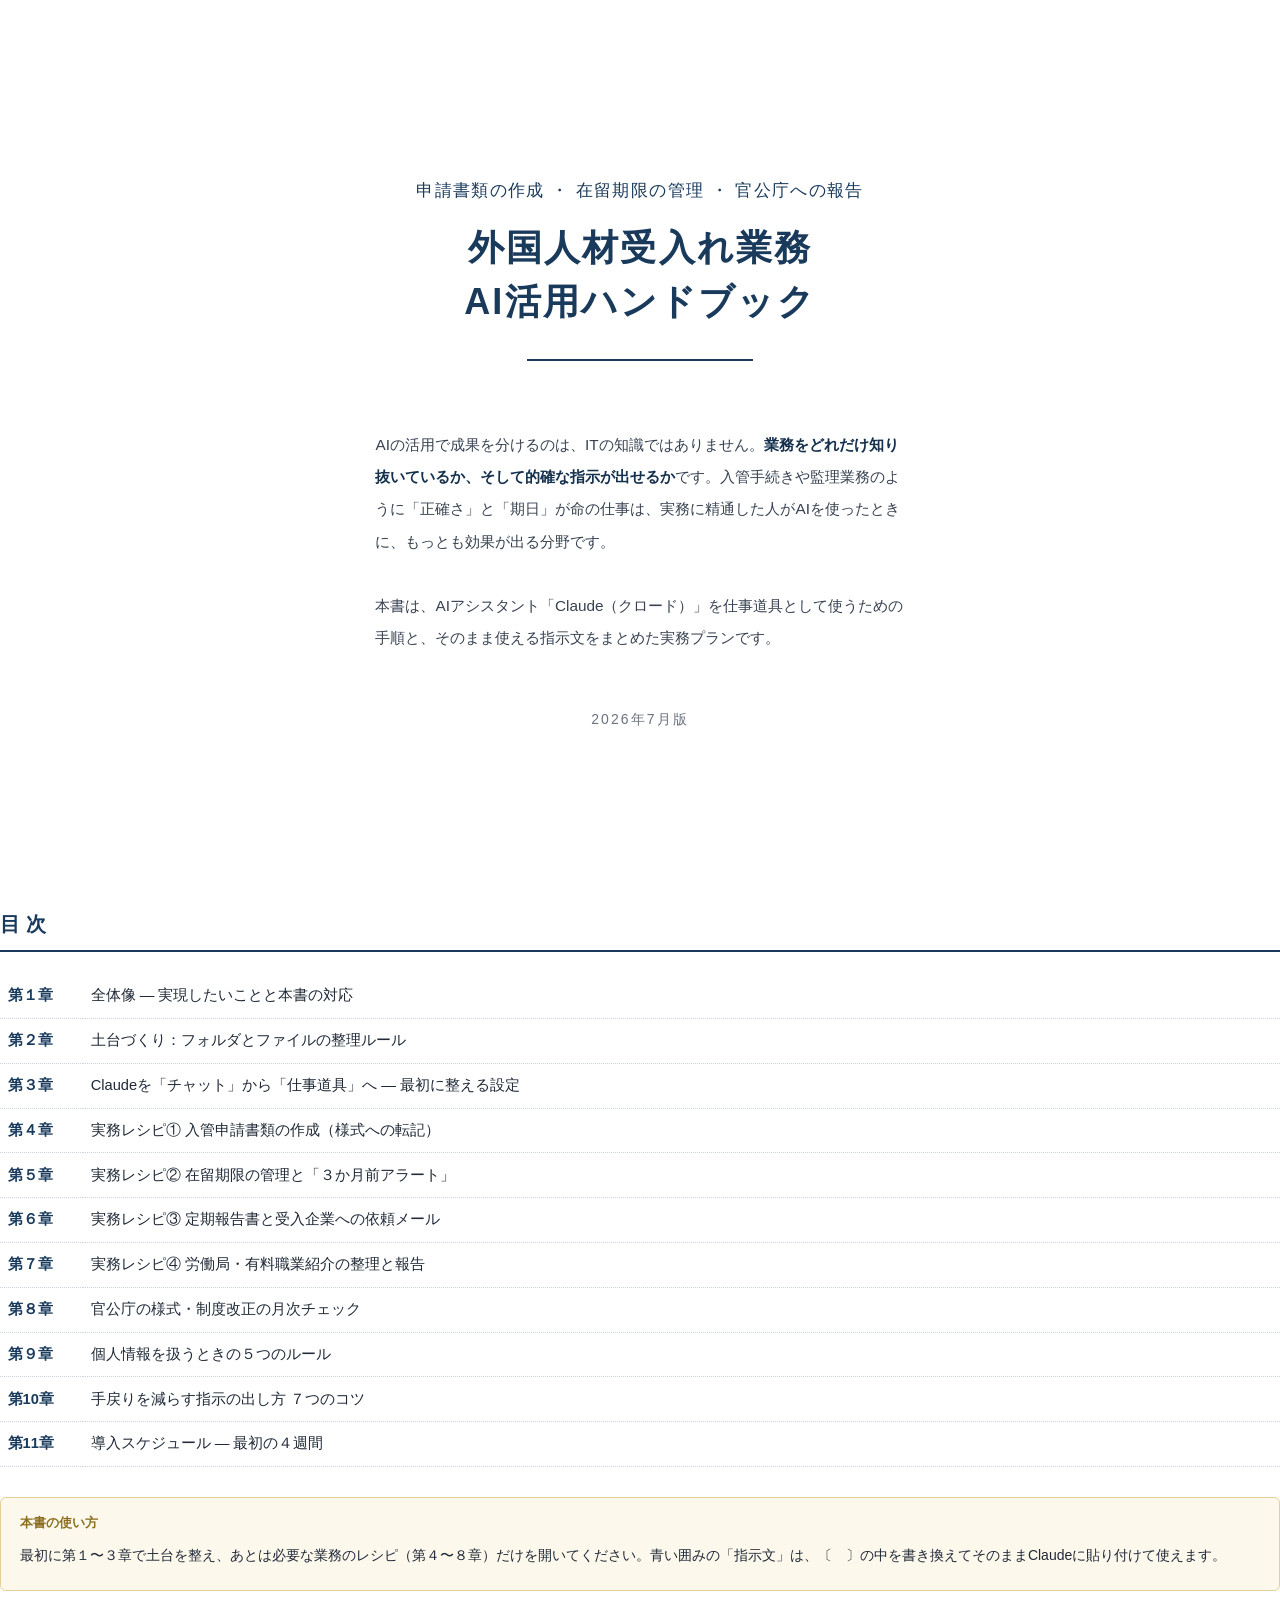
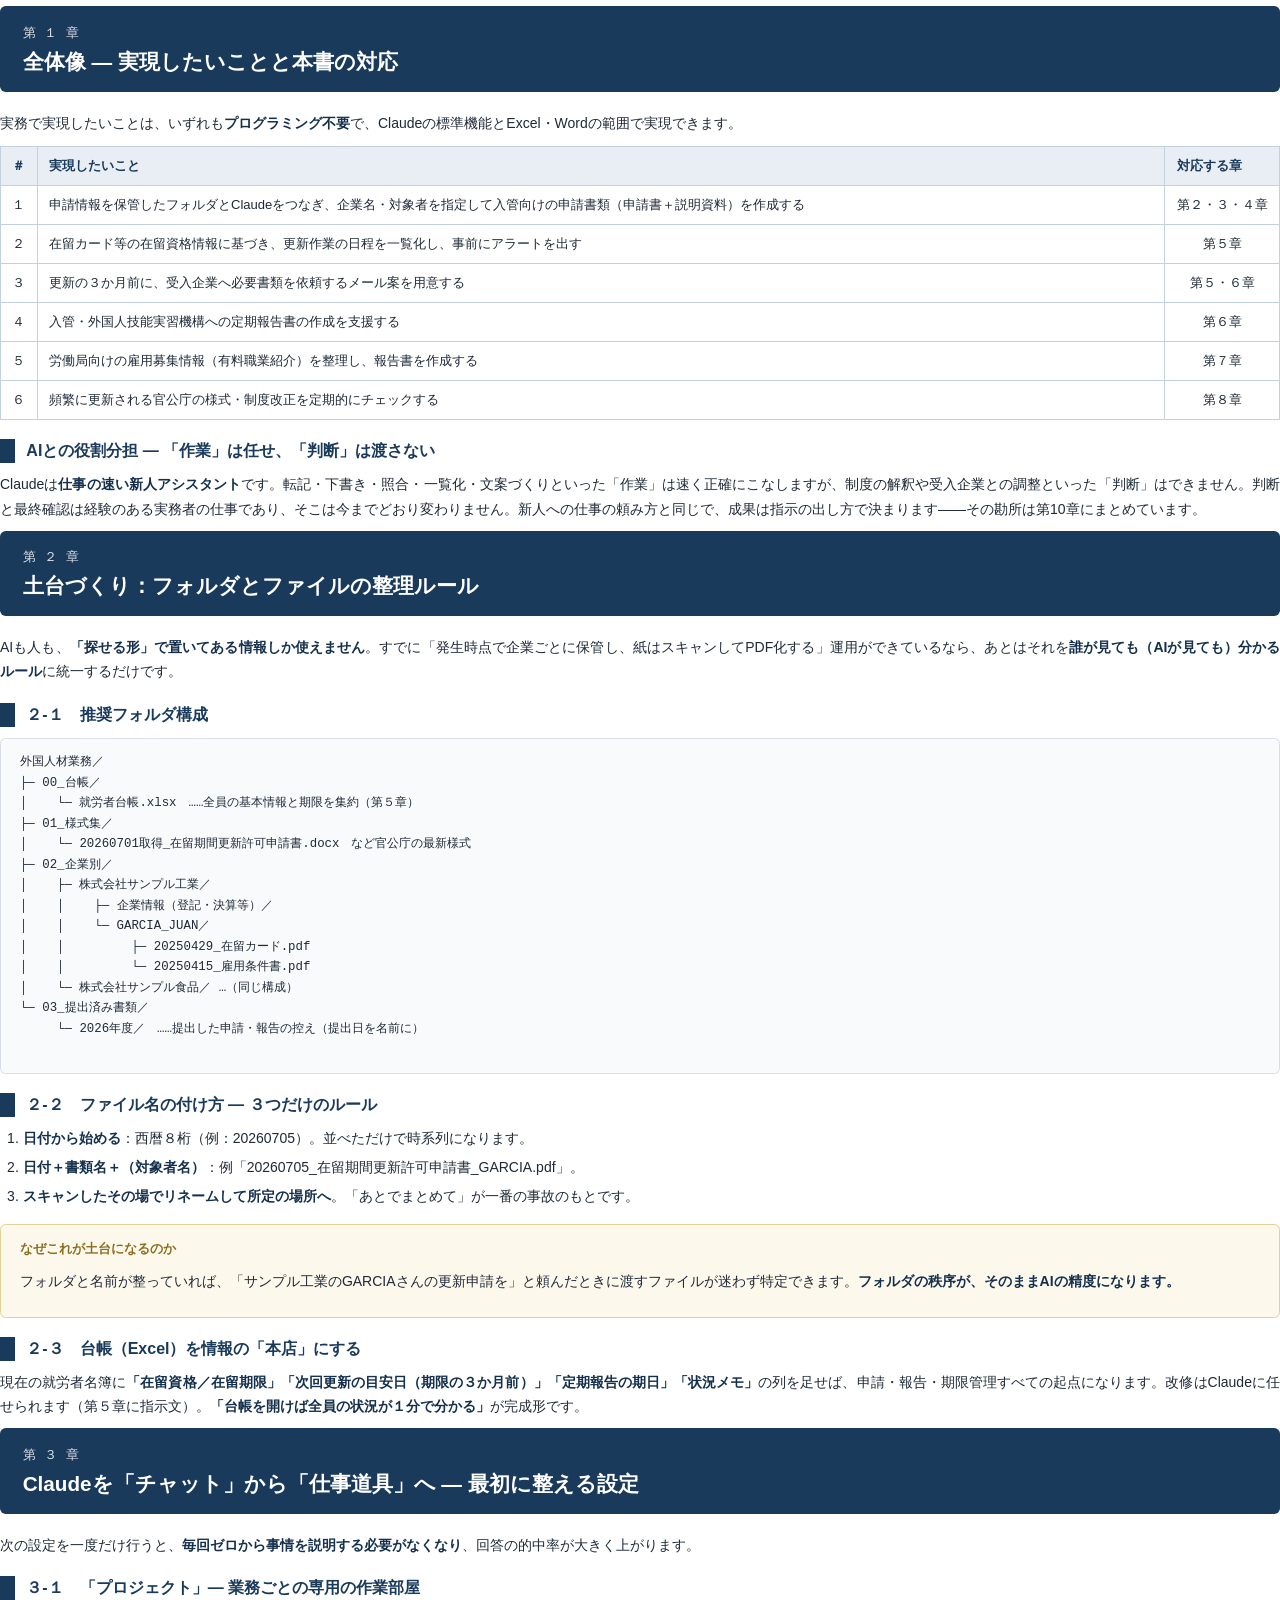
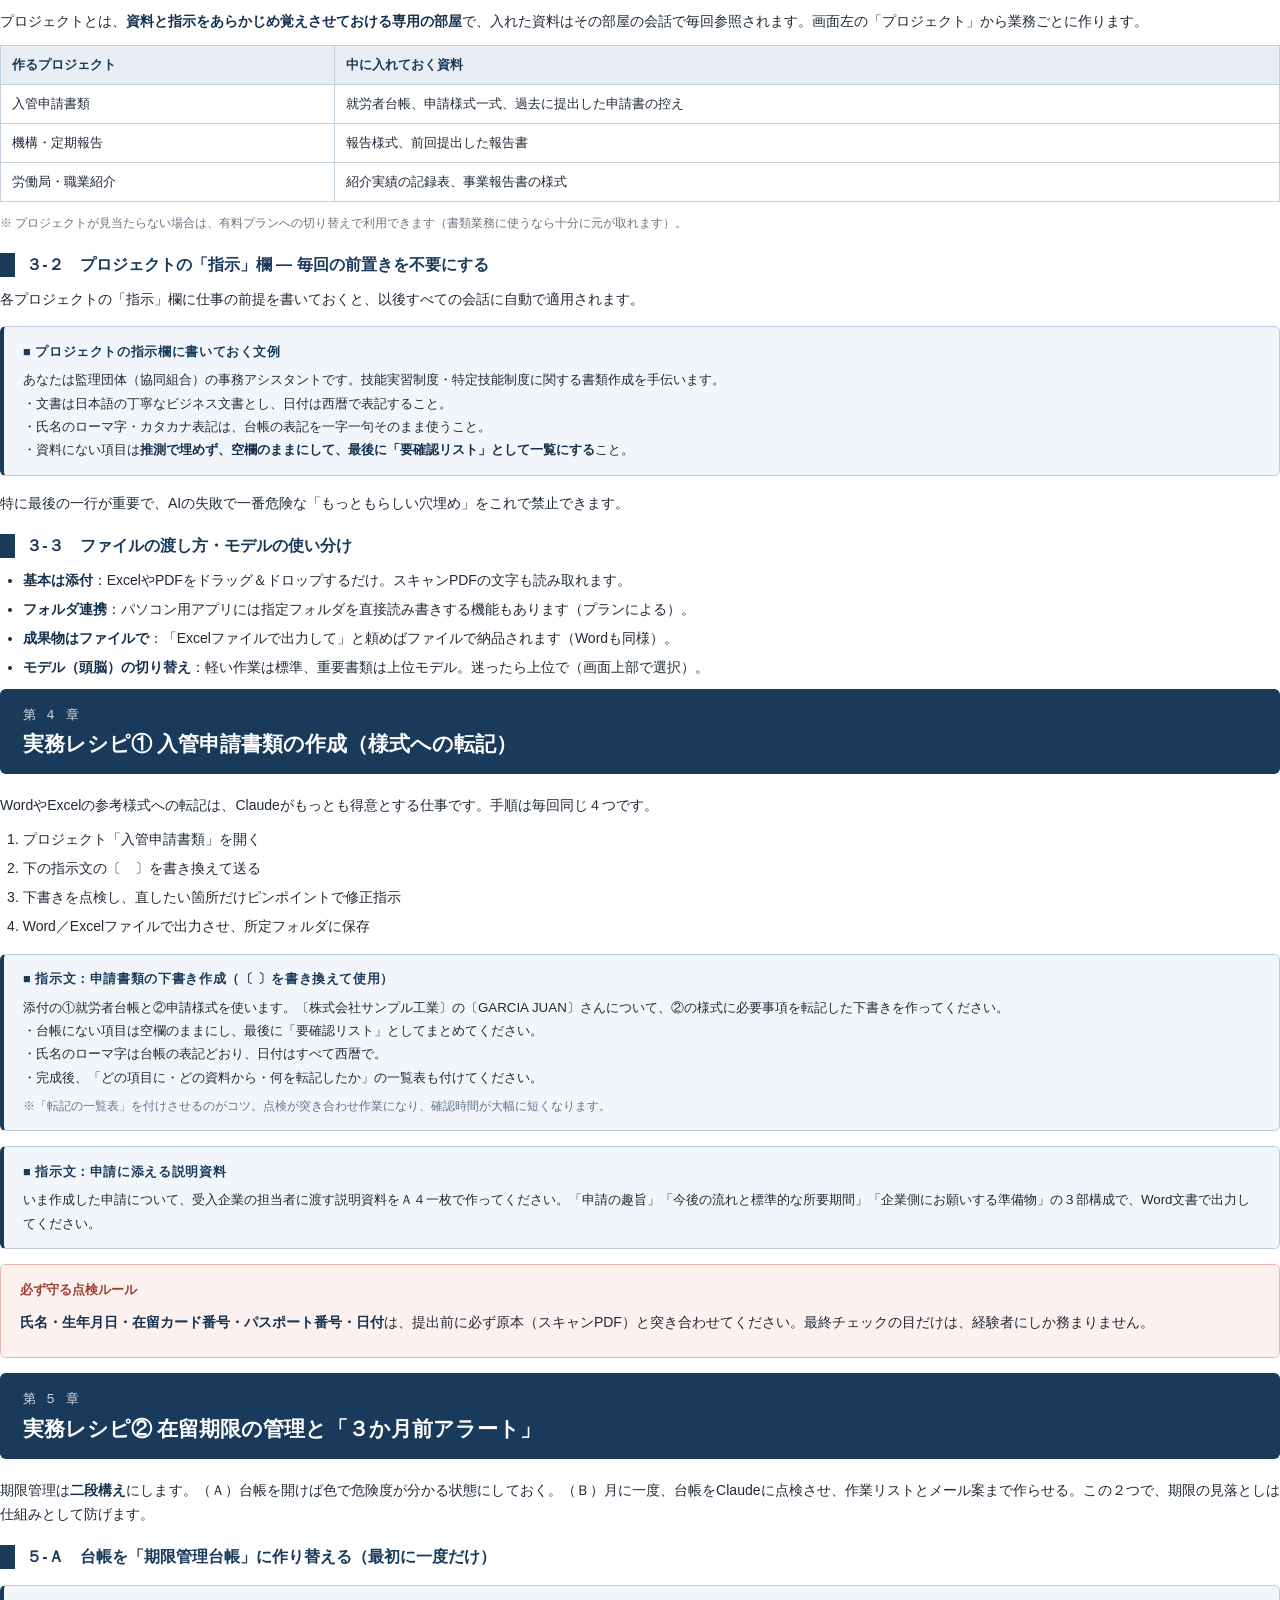
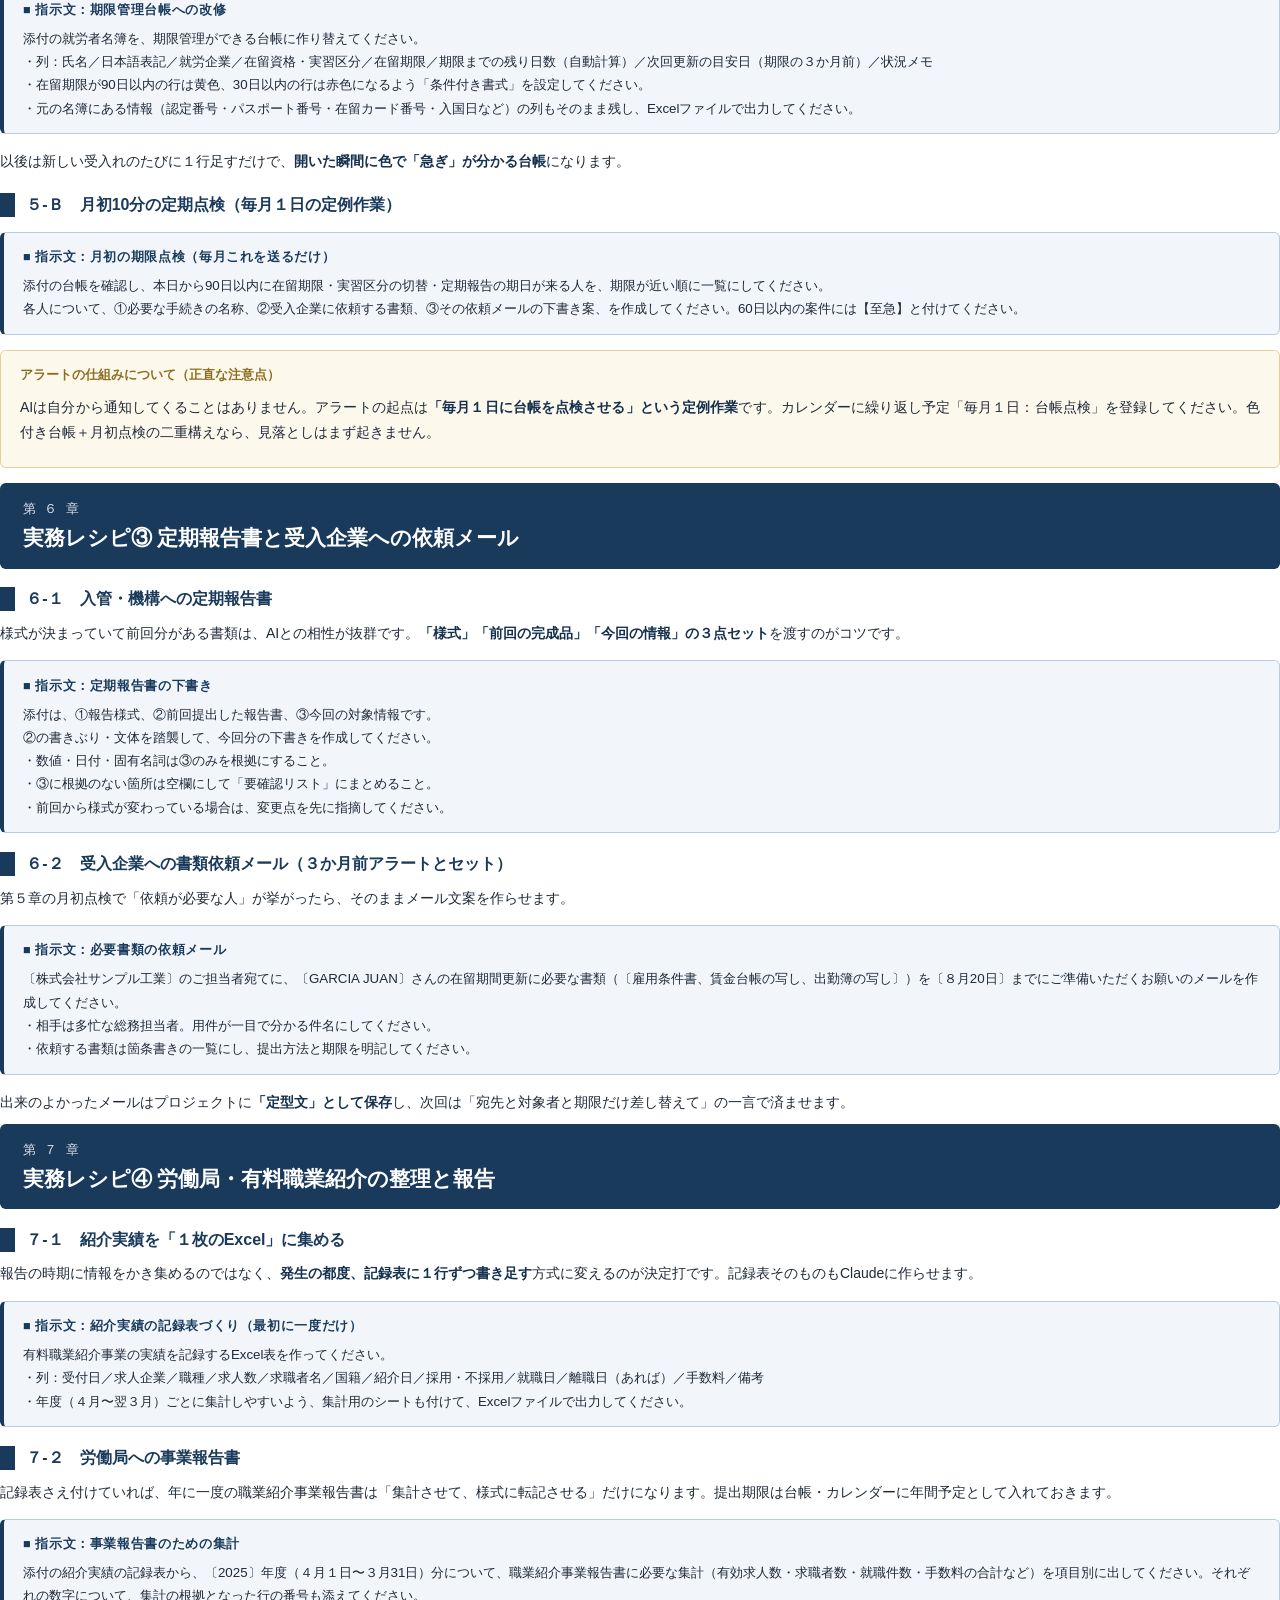
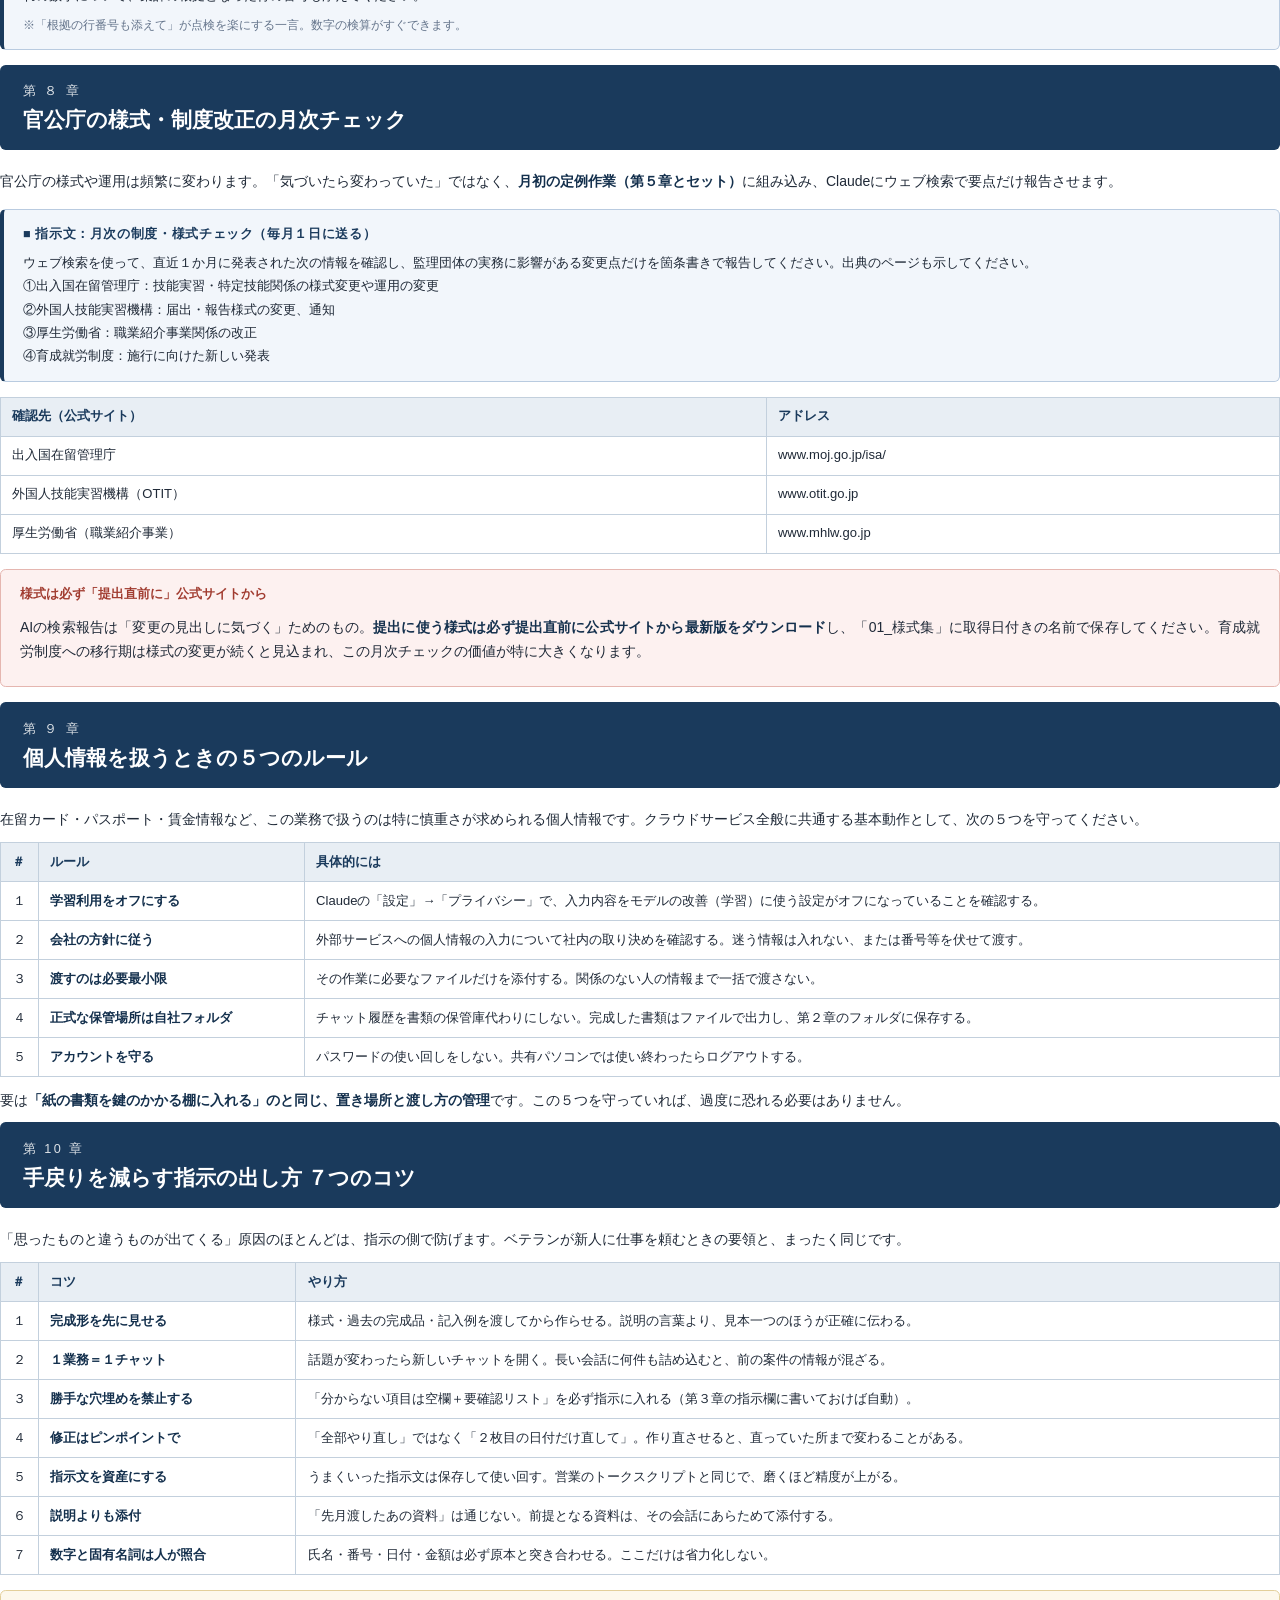
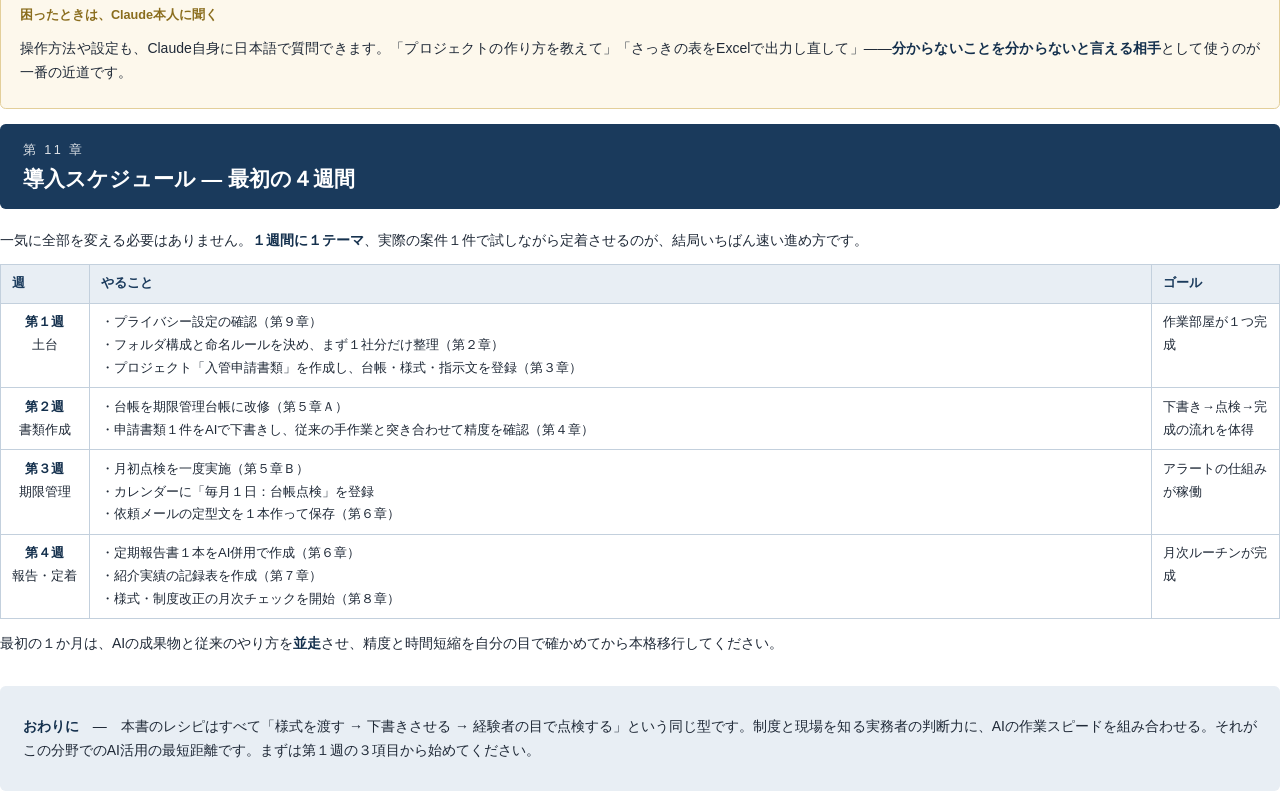
<file: ai-guide/外国人材受入れ業務_AI活用ハンドブック.html>
<!DOCTYPE html>
<html lang="ja">
<head>
<meta charset="UTF-8">
<title>外国人材受入れ業務 AI活用ハンドブック</title>
<style>
  * { margin: 0; padding: 0; box-sizing: border-box; }
  html, body {
    font-family: "Noto Sans CJK JP", "Noto Sans JP", "Hiragino Kaku Gothic ProN", "Yu Gothic", "Meiryo", sans-serif;
    font-size: 10.5pt;
    line-height: 1.75;
    color: #1f2937;
    -webkit-print-color-adjust: exact;
    print-color-adjust: exact;
  }
  @page { size: A4; margin: 16mm 15mm 18mm 15mm; }

  /* ===== 表紙 ===== */
  .cover {
    page-break-after: always;
    display: flex;
    flex-direction: column;
    justify-content: center;
    min-height: 240mm;
    text-align: center;
  }
  .cover .rule { width: 60mm; height: 2px; background: #1a3a5c; margin: 8mm auto; }
  .cover .subtitle { font-size: 13pt; color: #1a3a5c; letter-spacing: 0.08em; margin-bottom: 4mm; }
  .cover h1 { font-size: 27pt; color: #1a3a5c; line-height: 1.5; letter-spacing: 0.06em; }
  .cover .lead {
    font-size: 11.5pt; color: #374151; margin: 10mm auto 0;
    max-width: 140mm; text-align: left; line-height: 2.1;
  }
  .cover .edition { margin-top: 14mm; font-size: 10.5pt; color: #6b7280; letter-spacing: 0.15em; }

  /* ===== 目次 ===== */
  .toc { page-break-after: always; }
  .toc h2 { font-size: 15pt; color: #1a3a5c; border-bottom: 2px solid #1a3a5c; padding-bottom: 2mm; margin-bottom: 6mm; }
  .toc table { width: 100%; border-collapse: collapse; }
  .toc td { padding: 2.4mm 2mm; border-bottom: 1px dotted #cbd5e1; font-size: 11pt; }
  .toc td.num { width: 22mm; color: #1a3a5c; font-weight: bold; white-space: nowrap; }
  .toc .note { margin-top: 8mm; }

  /* ===== 章見出し ===== */
  .chapter { page-break-before: always; }
  .chapter-head {
    background: #1a3a5c; color: #fff;
    padding: 4mm 6mm; margin-bottom: 5mm;
    border-radius: 1.5mm;
  }
  .chapter-head .ch-num { font-size: 9.5pt; opacity: 0.85; letter-spacing: 0.2em; }
  .chapter-head h2 { font-size: 15.5pt; line-height: 1.5; margin-top: 0.5mm; }

  h3 {
    font-size: 12pt; color: #1a3a5c;
    border-left: 4mm solid #1a3a5c;
    padding-left: 3mm; margin: 5mm 0 2.5mm;
    line-height: 1.5;
  }
  p { margin: 2.5mm 0; text-align: justify; }
  ul, ol { margin: 2.5mm 0 2.5mm 6mm; }
  li { margin: 1.2mm 0; }
  strong { color: #14304d; }

  /* ===== ボックス類 ===== */
  .prompt {
    background: #f2f6fb;
    border: 1px solid #b9cbe0;
    border-left: 4px solid #1a3a5c;
    border-radius: 1.5mm;
    padding: 3.5mm 5mm;
    margin: 4mm 0;
    page-break-inside: avoid;
  }
  .prompt .label {
    font-weight: bold; color: #1a3a5c; font-size: 9.5pt;
    margin-bottom: 1.5mm; letter-spacing: 0.05em;
  }
  .prompt .body { font-size: 10pt; line-height: 1.75; }
  .prompt .hint { font-size: 8.8pt; color: #64748b; margin-top: 2mm; }

  .point {
    background: #fdf8ec;
    border: 1px solid #e3cf9a;
    border-radius: 1.5mm;
    padding: 3.5mm 5mm;
    margin: 4mm 0;
    page-break-inside: avoid;
  }
  .point .label { font-weight: bold; color: #8a6d1d; font-size: 9.5pt; margin-bottom: 1mm; }

  .caution {
    background: #fdf1f0;
    border: 1px solid #e5b6b0;
    border-radius: 1.5mm;
    padding: 3.5mm 5mm;
    margin: 4mm 0;
    page-break-inside: avoid;
  }
  .caution .label { font-weight: bold; color: #a13c30; font-size: 9.5pt; margin-bottom: 1mm; }

  pre.tree {
    font-family: "Noto Sans Mono CJK JP", monospace;
    font-size: 9.3pt; line-height: 1.65;
    background: #f8fafc; border: 1px solid #d7dee8;
    border-radius: 1.5mm; padding: 3.5mm 5mm; margin: 3mm 0;
    page-break-inside: avoid;
  }

  table.std { width: 100%; border-collapse: collapse; margin: 3mm 0; page-break-inside: avoid; }
  table.std th {
    background: #e8eef4; color: #1a3a5c; font-size: 9.8pt;
    border: 1px solid #c3d0dd; padding: 2mm 3mm; text-align: left;
  }
  table.std td { border: 1px solid #c3d0dd; padding: 2mm 3mm; font-size: 9.8pt; vertical-align: top; }
  table.std td.c { text-align: center; white-space: nowrap; }

  .kome { font-size: 9pt; color: #6b7280; }
  .closing {
    margin-top: 8mm; padding: 5mm 6mm;
    background: #e8eef4; border-radius: 1.5mm;
    page-break-inside: avoid;
  }
</style>
</head>
<body>

<!-- ============ 表紙 ============ -->
<div class="cover">
  <div class="subtitle">申請書類の作成 ・ 在留期限の管理 ・ 官公庁への報告</div>
  <h1>外国人材受入れ業務<br>AI活用ハンドブック</h1>
  <div class="rule"></div>
  <p class="lead">
    AIの活用で成果を分けるのは、ITの知識ではありません。<strong>業務をどれだけ知り抜いているか、そして的確な指示が出せるか</strong>です。入管手続きや監理業務のように「正確さ」と「期日」が命の仕事は、実務に精通した人がAIを使ったときに、もっとも効果が出る分野です。<br><br>
    本書は、AIアシスタント「Claude（クロード）」を仕事道具として使うための手順と、そのまま使える指示文をまとめた実務プランです。
  </p>
  <div class="edition">2026年7月版</div>
</div>

<!-- ============ 目次 ============ -->
<div class="toc">
  <h2>目 次</h2>
  <table>
    <tr><td class="num">第１章</td><td>全体像 — 実現したいことと本書の対応</td></tr>
    <tr><td class="num">第２章</td><td>土台づくり：フォルダとファイルの整理ルール</td></tr>
    <tr><td class="num">第３章</td><td>Claudeを「チャット」から「仕事道具」へ — 最初に整える設定</td></tr>
    <tr><td class="num">第４章</td><td>実務レシピ① 入管申請書類の作成（様式への転記）</td></tr>
    <tr><td class="num">第５章</td><td>実務レシピ② 在留期限の管理と「３か月前アラート」</td></tr>
    <tr><td class="num">第６章</td><td>実務レシピ③ 定期報告書と受入企業への依頼メール</td></tr>
    <tr><td class="num">第７章</td><td>実務レシピ④ 労働局・有料職業紹介の整理と報告</td></tr>
    <tr><td class="num">第８章</td><td>官公庁の様式・制度改正の月次チェック</td></tr>
    <tr><td class="num">第９章</td><td>個人情報を扱うときの５つのルール</td></tr>
    <tr><td class="num">第10章</td><td>手戻りを減らす指示の出し方 ７つのコツ</td></tr>
    <tr><td class="num">第11章</td><td>導入スケジュール — 最初の４週間</td></tr>
  </table>
  <div class="point note">
    <div class="label">本書の使い方</div>
    <p>最初に第１〜３章で土台を整え、あとは必要な業務のレシピ（第４〜８章）だけを開いてください。青い囲みの「指示文」は、〔　〕の中を書き換えてそのままClaudeに貼り付けて使えます。</p>
  </div>
</div>

<!-- ============ 第1章 ============ -->
<div class="chapter">
  <div class="chapter-head">
    <div class="ch-num">第 １ 章</div>
    <h2>全体像 — 実現したいことと本書の対応</h2>
  </div>

  <p>実務で実現したいことは、いずれも<strong>プログラミング不要</strong>で、Claudeの標準機能とExcel・Wordの範囲で実現できます。</p>

  <table class="std">
    <tr><th style="width:8mm;">＃</th><th>実現したいこと</th><th style="width:30mm;">対応する章</th></tr>
    <tr><td class="c">１</td><td>申請情報を保管したフォルダとClaudeをつなぎ、企業名・対象者を指定して入管向けの申請書類（申請書＋説明資料）を作成する</td><td class="c">第２・３・４章</td></tr>
    <tr><td class="c">２</td><td>在留カード等の在留資格情報に基づき、更新作業の日程を一覧化し、事前にアラートを出す</td><td class="c">第５章</td></tr>
    <tr><td class="c">３</td><td>更新の３か月前に、受入企業へ必要書類を依頼するメール案を用意する</td><td class="c">第５・６章</td></tr>
    <tr><td class="c">４</td><td>入管・外国人技能実習機構への定期報告書の作成を支援する</td><td class="c">第６章</td></tr>
    <tr><td class="c">５</td><td>労働局向けの雇用募集情報（有料職業紹介）を整理し、報告書を作成する</td><td class="c">第７章</td></tr>
    <tr><td class="c">６</td><td>頻繁に更新される官公庁の様式・制度改正を定期的にチェックする</td><td class="c">第８章</td></tr>
  </table>

  <h3>AIとの役割分担 — 「作業」は任せ、「判断」は渡さない</h3>
  <p>Claudeは<strong>仕事の速い新人アシスタント</strong>です。転記・下書き・照合・一覧化・文案づくりといった「作業」は速く正確にこなしますが、制度の解釈や受入企業との調整といった「判断」はできません。判断と最終確認は経験のある実務者の仕事であり、そこは今までどおり変わりません。新人への仕事の頼み方と同じで、成果は指示の出し方で決まります——その勘所は第10章にまとめています。</p>
</div>

<!-- ============ 第2章 ============ -->
<div class="chapter">
  <div class="chapter-head">
    <div class="ch-num">第 ２ 章</div>
    <h2>土台づくり：フォルダとファイルの整理ルール</h2>
  </div>

  <p>AIも人も、<strong>「探せる形」で置いてある情報しか使えません</strong>。すでに「発生時点で企業ごとに保管し、紙はスキャンしてPDF化する」運用ができているなら、あとはそれを<strong>誰が見ても（AIが見ても）分かるルール</strong>に統一するだけです。</p>

  <h3>２-１　推奨フォルダ構成</h3>
  <pre class="tree">
外国人材業務／
├─ 00_台帳／
│    └─ 就労者台帳.xlsx　……全員の基本情報と期限を集約（第５章）
├─ 01_様式集／
│    └─ 20260701取得_在留期間更新許可申請書.docx　など官公庁の最新様式
├─ 02_企業別／
│    ├─ 株式会社サンプル工業／
│    │    ├─ 企業情報（登記・決算等）／
│    │    └─ GARCIA_JUAN／
│    │         ├─ 20250429_在留カード.pdf
│    │         └─ 20250415_雇用条件書.pdf
│    └─ 株式会社サンプル食品／ …（同じ構成）
└─ 03_提出済み書類／
     └─ 2026年度／　……提出した申請・報告の控え（提出日を名前に）
  </pre>

  <h3>２-２　ファイル名の付け方 — ３つだけのルール</h3>
  <ol>
    <li><strong>日付から始める</strong>：西暦８桁（例：20260705）。並べただけで時系列になります。</li>
    <li><strong>日付＋書類名＋（対象者名）</strong>：例「20260705_在留期間更新許可申請書_GARCIA.pdf」。</li>
    <li><strong>スキャンしたその場でリネームして所定の場所へ</strong>。「あとでまとめて」が一番の事故のもとです。</li>
  </ol>

  <div class="point">
    <div class="label">なぜこれが土台になるのか</div>
    <p>フォルダと名前が整っていれば、「サンプル工業のGARCIAさんの更新申請を」と頼んだときに渡すファイルが迷わず特定できます。<strong>フォルダの秩序が、そのままAIの精度になります。</strong></p>
  </div>

  <h3>２-３　台帳（Excel）を情報の「本店」にする</h3>
  <p>現在の就労者名簿に<strong>「在留資格／在留期限」「次回更新の目安日（期限の３か月前）」「定期報告の期日」「状況メモ」</strong>の列を足せば、申請・報告・期限管理すべての起点になります。改修はClaudeに任せられます（第５章に指示文）。<strong>「台帳を開けば全員の状況が１分で分かる」</strong>が完成形です。</p>
</div>

<!-- ============ 第3章 ============ -->
<div class="chapter">
  <div class="chapter-head">
    <div class="ch-num">第 ３ 章</div>
    <h2>Claudeを「チャット」から「仕事道具」へ — 最初に整える設定</h2>
  </div>

  <p>次の設定を一度だけ行うと、<strong>毎回ゼロから事情を説明する必要がなくなり</strong>、回答の的中率が大きく上がります。</p>

  <h3>３-１　「プロジェクト」— 業務ごとの専用の作業部屋</h3>
  <p>プロジェクトとは、<strong>資料と指示をあらかじめ覚えさせておける専用の部屋</strong>で、入れた資料はその部屋の会話で毎回参照されます。画面左の「プロジェクト」から業務ごとに作ります。</p>
  <table class="std">
    <tr><th>作るプロジェクト</th><th>中に入れておく資料</th></tr>
    <tr><td>入管申請書類</td><td>就労者台帳、申請様式一式、過去に提出した申請書の控え</td></tr>
    <tr><td>機構・定期報告</td><td>報告様式、前回提出した報告書</td></tr>
    <tr><td>労働局・職業紹介</td><td>紹介実績の記録表、事業報告書の様式</td></tr>
  </table>
  <p class="kome">※ プロジェクトが見当たらない場合は、有料プランへの切り替えで利用できます（書類業務に使うなら十分に元が取れます）。</p>

  <h3>３-２　プロジェクトの「指示」欄 — 毎回の前置きを不要にする</h3>
  <p>各プロジェクトの「指示」欄に仕事の前提を書いておくと、以後すべての会話に自動で適用されます。</p>
  <div class="prompt">
    <div class="label">■ プロジェクトの指示欄に書いておく文例</div>
    <div class="body">あなたは監理団体（協同組合）の事務アシスタントです。技能実習制度・特定技能制度に関する書類作成を手伝います。<br>
    ・文書は日本語の丁寧なビジネス文書とし、日付は西暦で表記すること。<br>
    ・氏名のローマ字・カタカナ表記は、台帳の表記を一字一句そのまま使うこと。<br>
    ・資料にない項目は<strong>推測で埋めず、空欄のままにして、最後に「要確認リスト」として一覧にする</strong>こと。</div>
  </div>
  <p>特に最後の一行が重要で、AIの失敗で一番危険な「もっともらしい穴埋め」をこれで禁止できます。</p>

  <h3>３-３　ファイルの渡し方・モデルの使い分け</h3>
  <ul>
    <li><strong>基本は添付</strong>：ExcelやPDFをドラッグ＆ドロップするだけ。スキャンPDFの文字も読み取れます。</li>
    <li><strong>フォルダ連携</strong>：パソコン用アプリには指定フォルダを直接読み書きする機能もあります（プランによる）。</li>
    <li><strong>成果物はファイルで</strong>：「Excelファイルで出力して」と頼めばファイルで納品されます（Wordも同様）。</li>
    <li><strong>モデル（頭脳）の切り替え</strong>：軽い作業は標準、重要書類は上位モデル。迷ったら上位で（画面上部で選択）。</li>
  </ul>
</div>

<!-- ============ 第4章 ============ -->
<div class="chapter">
  <div class="chapter-head">
    <div class="ch-num">第 ４ 章</div>
    <h2>実務レシピ① 入管申請書類の作成（様式への転記）</h2>
  </div>

  <p>WordやExcelの参考様式への転記は、Claudeがもっとも得意とする仕事です。手順は毎回同じ４つです。</p>
  <ol>
    <li>プロジェクト「入管申請書類」を開く</li>
    <li>下の指示文の〔　〕を書き換えて送る</li>
    <li>下書きを点検し、直したい箇所だけピンポイントで修正指示</li>
    <li>Word／Excelファイルで出力させ、所定フォルダに保存</li>
  </ol>

  <div class="prompt">
    <div class="label">■ 指示文：申請書類の下書き作成（〔 〕を書き換えて使用）</div>
    <div class="body">添付の①就労者台帳と②申請様式を使います。〔株式会社サンプル工業〕の〔GARCIA JUAN〕さんについて、②の様式に必要事項を転記した下書きを作ってください。<br>
    ・台帳にない項目は空欄のままにし、最後に「要確認リスト」としてまとめてください。<br>
    ・氏名のローマ字は台帳の表記どおり、日付はすべて西暦で。<br>
    ・完成後、「どの項目に・どの資料から・何を転記したか」の一覧表も付けてください。</div>
    <div class="hint">※「転記の一覧表」を付けさせるのがコツ。点検が突き合わせ作業になり、確認時間が大幅に短くなります。</div>
  </div>

  <div class="prompt">
    <div class="label">■ 指示文：申請に添える説明資料</div>
    <div class="body">いま作成した申請について、受入企業の担当者に渡す説明資料をＡ４一枚で作ってください。「申請の趣旨」「今後の流れと標準的な所要期間」「企業側にお願いする準備物」の３部構成で、Word文書で出力してください。</div>
  </div>

  <div class="caution">
    <div class="label">必ず守る点検ルール</div>
    <p><strong>氏名・生年月日・在留カード番号・パスポート番号・日付</strong>は、提出前に必ず原本（スキャンPDF）と突き合わせてください。最終チェックの目だけは、経験者にしか務まりません。</p>
  </div>
</div>

<!-- ============ 第5章 ============ -->
<div class="chapter">
  <div class="chapter-head">
    <div class="ch-num">第 ５ 章</div>
    <h2>実務レシピ② 在留期限の管理と「３か月前アラート」</h2>
  </div>

  <p>期限管理は<strong>二段構え</strong>にします。（Ａ）台帳を開けば色で危険度が分かる状態にしておく。（Ｂ）月に一度、台帳をClaudeに点検させ、作業リストとメール案まで作らせる。この２つで、期限の見落としは仕組みとして防げます。</p>

  <h3>５-Ａ　台帳を「期限管理台帳」に作り替える（最初に一度だけ）</h3>
  <div class="prompt">
    <div class="label">■ 指示文：期限管理台帳への改修</div>
    <div class="body">添付の就労者名簿を、期限管理ができる台帳に作り替えてください。<br>
    ・列：氏名／日本語表記／就労企業／在留資格・実習区分／在留期限／期限までの残り日数（自動計算）／次回更新の目安日（期限の３か月前）／状況メモ<br>
    ・在留期限が90日以内の行は黄色、30日以内の行は赤色になるよう「条件付き書式」を設定してください。<br>
    ・元の名簿にある情報（認定番号・パスポート番号・在留カード番号・入国日など）の列もそのまま残し、Excelファイルで出力してください。</div>
  </div>
  <p>以後は新しい受入れのたびに１行足すだけで、<strong>開いた瞬間に色で「急ぎ」が分かる台帳</strong>になります。</p>

  <h3>５-Ｂ　月初10分の定期点検（毎月１日の定例作業）</h3>
  <div class="prompt">
    <div class="label">■ 指示文：月初の期限点検（毎月これを送るだけ）</div>
    <div class="body">添付の台帳を確認し、本日から90日以内に在留期限・実習区分の切替・定期報告の期日が来る人を、期限が近い順に一覧にしてください。<br>
    各人について、①必要な手続きの名称、②受入企業に依頼する書類、③その依頼メールの下書き案、を作成してください。60日以内の案件には【至急】と付けてください。</div>
  </div>

  <div class="point">
    <div class="label">アラートの仕組みについて（正直な注意点）</div>
    <p>AIは自分から通知してくることはありません。アラートの起点は<strong>「毎月１日に台帳を点検させる」という定例作業</strong>です。カレンダーに繰り返し予定「毎月１日：台帳点検」を登録してください。色付き台帳＋月初点検の二重構えなら、見落としはまず起きません。</p>
  </div>
</div>

<!-- ============ 第6章 ============ -->
<div class="chapter">
  <div class="chapter-head">
    <div class="ch-num">第 ６ 章</div>
    <h2>実務レシピ③ 定期報告書と受入企業への依頼メール</h2>
  </div>

  <h3>６-１　入管・機構への定期報告書</h3>
  <p>様式が決まっていて前回分がある書類は、AIとの相性が抜群です。<strong>「様式」「前回の完成品」「今回の情報」の３点セット</strong>を渡すのがコツです。</p>
  <div class="prompt">
    <div class="label">■ 指示文：定期報告書の下書き</div>
    <div class="body">添付は、①報告様式、②前回提出した報告書、③今回の対象情報です。<br>
    ②の書きぶり・文体を踏襲して、今回分の下書きを作成してください。<br>
    ・数値・日付・固有名詞は③のみを根拠にすること。<br>
    ・③に根拠のない箇所は空欄にして「要確認リスト」にまとめること。<br>
    ・前回から様式が変わっている場合は、変更点を先に指摘してください。</div>
  </div>

  <h3>６-２　受入企業への書類依頼メール（３か月前アラートとセット）</h3>
  <p>第５章の月初点検で「依頼が必要な人」が挙がったら、そのままメール文案を作らせます。</p>
  <div class="prompt">
    <div class="label">■ 指示文：必要書類の依頼メール</div>
    <div class="body">〔株式会社サンプル工業〕のご担当者宛てに、〔GARCIA JUAN〕さんの在留期間更新に必要な書類（〔雇用条件書、賃金台帳の写し、出勤簿の写し〕）を〔８月20日〕までにご準備いただくお願いのメールを作成してください。<br>
    ・相手は多忙な総務担当者。用件が一目で分かる件名にしてください。<br>
    ・依頼する書類は箇条書きの一覧にし、提出方法と期限を明記してください。</div>
  </div>
  <p>出来のよかったメールはプロジェクトに<strong>「定型文」として保存</strong>し、次回は「宛先と対象者と期限だけ差し替えて」の一言で済ませます。</p>
</div>

<!-- ============ 第7章 ============ -->
<div class="chapter">
  <div class="chapter-head">
    <div class="ch-num">第 ７ 章</div>
    <h2>実務レシピ④ 労働局・有料職業紹介の整理と報告</h2>
  </div>

  <h3>７-１　紹介実績を「１枚のExcel」に集める</h3>
  <p>報告の時期に情報をかき集めるのではなく、<strong>発生の都度、記録表に１行ずつ書き足す</strong>方式に変えるのが決定打です。記録表そのものもClaudeに作らせます。</p>
  <div class="prompt">
    <div class="label">■ 指示文：紹介実績の記録表づくり（最初に一度だけ）</div>
    <div class="body">有料職業紹介事業の実績を記録するExcel表を作ってください。<br>
    ・列：受付日／求人企業／職種／求人数／求職者名／国籍／紹介日／採用・不採用／就職日／離職日（あれば）／手数料／備考<br>
    ・年度（４月〜翌３月）ごとに集計しやすいよう、集計用のシートも付けて、Excelファイルで出力してください。</div>
  </div>

  <h3>７-２　労働局への事業報告書</h3>
  <p>記録表さえ付けていれば、年に一度の職業紹介事業報告書は「集計させて、様式に転記させる」だけになります。提出期限は台帳・カレンダーに年間予定として入れておきます。</p>
  <div class="prompt">
    <div class="label">■ 指示文：事業報告書のための集計</div>
    <div class="body">添付の紹介実績の記録表から、〔2025〕年度（４月１日〜３月31日）分について、職業紹介事業報告書に必要な集計（有効求人数・求職者数・就職件数・手数料の合計など）を項目別に出してください。それぞれの数字について、集計の根拠となった行の番号も添えてください。</div>
    <div class="hint">※「根拠の行番号も添えて」が点検を楽にする一言。数字の検算がすぐできます。</div>
  </div>
</div>

<!-- ============ 第8章 ============ -->
<div class="chapter">
  <div class="chapter-head">
    <div class="ch-num">第 ８ 章</div>
    <h2>官公庁の様式・制度改正の月次チェック</h2>
  </div>

  <p>官公庁の様式や運用は頻繁に変わります。「気づいたら変わっていた」ではなく、<strong>月初の定例作業（第５章とセット）</strong>に組み込み、Claudeにウェブ検索で要点だけ報告させます。</p>

  <div class="prompt">
    <div class="label">■ 指示文：月次の制度・様式チェック（毎月１日に送る）</div>
    <div class="body">ウェブ検索を使って、直近１か月に発表された次の情報を確認し、監理団体の実務に影響がある変更点だけを箇条書きで報告してください。出典のページも示してください。<br>
    ①出入国在留管理庁：技能実習・特定技能関係の様式変更や運用の変更<br>
    ②外国人技能実習機構：届出・報告様式の変更、通知<br>
    ③厚生労働省：職業紹介事業関係の改正<br>
    ④育成就労制度：施行に向けた新しい発表</div>
  </div>

  <table class="std">
    <tr><th>確認先（公式サイト）</th><th>アドレス</th></tr>
    <tr><td>出入国在留管理庁</td><td>www.moj.go.jp/isa/</td></tr>
    <tr><td>外国人技能実習機構（OTIT）</td><td>www.otit.go.jp</td></tr>
    <tr><td>厚生労働省（職業紹介事業）</td><td>www.mhlw.go.jp</td></tr>
  </table>

  <div class="caution">
    <div class="label">様式は必ず「提出直前に」公式サイトから</div>
    <p>AIの検索報告は「変更の見出しに気づく」ためのもの。<strong>提出に使う様式は必ず提出直前に公式サイトから最新版をダウンロード</strong>し、「01_様式集」に取得日付きの名前で保存してください。育成就労制度への移行期は様式の変更が続くと見込まれ、この月次チェックの価値が特に大きくなります。</p>
  </div>
</div>

<!-- ============ 第9章 ============ -->
<div class="chapter">
  <div class="chapter-head">
    <div class="ch-num">第 ９ 章</div>
    <h2>個人情報を扱うときの５つのルール</h2>
  </div>

  <p>在留カード・パスポート・賃金情報など、この業務で扱うのは特に慎重さが求められる個人情報です。クラウドサービス全般に共通する基本動作として、次の５つを守ってください。</p>

  <table class="std">
    <tr><th style="width:10mm;">＃</th><th>ルール</th><th>具体的には</th></tr>
    <tr><td class="c">１</td><td><strong>学習利用をオフにする</strong></td><td>Claudeの「設定」→「プライバシー」で、入力内容をモデルの改善（学習）に使う設定がオフになっていることを確認する。</td></tr>
    <tr><td class="c">２</td><td><strong>会社の方針に従う</strong></td><td>外部サービスへの個人情報の入力について社内の取り決めを確認する。迷う情報は入れない、または番号等を伏せて渡す。</td></tr>
    <tr><td class="c">３</td><td><strong>渡すのは必要最小限</strong></td><td>その作業に必要なファイルだけを添付する。関係のない人の情報まで一括で渡さない。</td></tr>
    <tr><td class="c">４</td><td><strong>正式な保管場所は自社フォルダ</strong></td><td>チャット履歴を書類の保管庫代わりにしない。完成した書類はファイルで出力し、第２章のフォルダに保存する。</td></tr>
    <tr><td class="c">５</td><td><strong>アカウントを守る</strong></td><td>パスワードの使い回しをしない。共有パソコンでは使い終わったらログアウトする。</td></tr>
  </table>

  <p>要は<strong>「紙の書類を鍵のかかる棚に入れる」のと同じ、置き場所と渡し方の管理</strong>です。この５つを守っていれば、過度に恐れる必要はありません。</p>
</div>

<!-- ============ 第10章 ============ -->
<div class="chapter">
  <div class="chapter-head">
    <div class="ch-num">第 10 章</div>
    <h2>手戻りを減らす指示の出し方 ７つのコツ</h2>
  </div>

  <p>「思ったものと違うものが出てくる」原因のほとんどは、指示の側で防げます。ベテランが新人に仕事を頼むときの要領と、まったく同じです。</p>

  <table class="std">
    <tr><th style="width:10mm;">＃</th><th>コツ</th><th>やり方</th></tr>
    <tr><td class="c">１</td><td><strong>完成形を先に見せる</strong></td><td>様式・過去の完成品・記入例を渡してから作らせる。説明の言葉より、見本一つのほうが正確に伝わる。</td></tr>
    <tr><td class="c">２</td><td><strong>１業務＝１チャット</strong></td><td>話題が変わったら新しいチャットを開く。長い会話に何件も詰め込むと、前の案件の情報が混ざる。</td></tr>
    <tr><td class="c">３</td><td><strong>勝手な穴埋めを禁止する</strong></td><td>「分からない項目は空欄＋要確認リスト」を必ず指示に入れる（第３章の指示欄に書いておけば自動）。</td></tr>
    <tr><td class="c">４</td><td><strong>修正はピンポイントで</strong></td><td>「全部やり直し」ではなく「２枚目の日付だけ直して」。作り直させると、直っていた所まで変わることがある。</td></tr>
    <tr><td class="c">５</td><td><strong>指示文を資産にする</strong></td><td>うまくいった指示文は保存して使い回す。営業のトークスクリプトと同じで、磨くほど精度が上がる。</td></tr>
    <tr><td class="c">６</td><td><strong>説明よりも添付</strong></td><td>「先月渡したあの資料」は通じない。前提となる資料は、その会話にあらためて添付する。</td></tr>
    <tr><td class="c">７</td><td><strong>数字と固有名詞は人が照合</strong></td><td>氏名・番号・日付・金額は必ず原本と突き合わせる。ここだけは省力化しない。</td></tr>
  </table>

  <div class="point">
    <div class="label">困ったときは、Claude本人に聞く</div>
    <p>操作方法や設定も、Claude自身に日本語で質問できます。「プロジェクトの作り方を教えて」「さっきの表をExcelで出力し直して」——<strong>分からないことを分からないと言える相手</strong>として使うのが一番の近道です。</p>
  </div>
</div>

<!-- ============ 第11章 ============ -->
<div class="chapter">
  <div class="chapter-head">
    <div class="ch-num">第 11 章</div>
    <h2>導入スケジュール — 最初の４週間</h2>
  </div>

  <p>一気に全部を変える必要はありません。<strong>１週間に１テーマ</strong>、実際の案件１件で試しながら定着させるのが、結局いちばん速い進め方です。</p>

  <table class="std">
    <tr><th style="width:22mm;">週</th><th>やること</th><th style="width:34mm;">ゴール</th></tr>
    <tr>
      <td class="c"><strong>第１週</strong><br>土台</td>
      <td>・プライバシー設定の確認（第９章）<br>・フォルダ構成と命名ルールを決め、まず１社分だけ整理（第２章）<br>・プロジェクト「入管申請書類」を作成し、台帳・様式・指示文を登録（第３章）</td>
      <td>作業部屋が１つ完成</td>
    </tr>
    <tr>
      <td class="c"><strong>第２週</strong><br>書類作成</td>
      <td>・台帳を期限管理台帳に改修（第５章Ａ）<br>・申請書類１件をAIで下書きし、従来の手作業と突き合わせて精度を確認（第４章）</td>
      <td>下書き→点検→完成の流れを体得</td>
    </tr>
    <tr>
      <td class="c"><strong>第３週</strong><br>期限管理</td>
      <td>・月初点検を一度実施（第５章Ｂ）<br>・カレンダーに「毎月１日：台帳点検」を登録<br>・依頼メールの定型文を１本作って保存（第６章）</td>
      <td>アラートの仕組みが稼働</td>
    </tr>
    <tr>
      <td class="c"><strong>第４週</strong><br>報告・定着</td>
      <td>・定期報告書１本をAI併用で作成（第６章）<br>・紹介実績の記録表を作成（第７章）<br>・様式・制度改正の月次チェックを開始（第８章）</td>
      <td>月次ルーチンが完成</td>
    </tr>
  </table>

  <p>最初の１か月は、AIの成果物と従来のやり方を<strong>並走</strong>させ、精度と時間短縮を自分の目で確かめてから本格移行してください。</p>

  <div class="closing">
    <p><strong>おわりに</strong>　—　本書のレシピはすべて「様式を渡す → 下書きさせる → 経験者の目で点検する」という同じ型です。制度と現場を知る実務者の判断力に、AIの作業スピードを組み合わせる。それがこの分野でのAI活用の最短距離です。まずは第１週の３項目から始めてください。</p>
  </div>
</div>

</body>
</html>
</file>
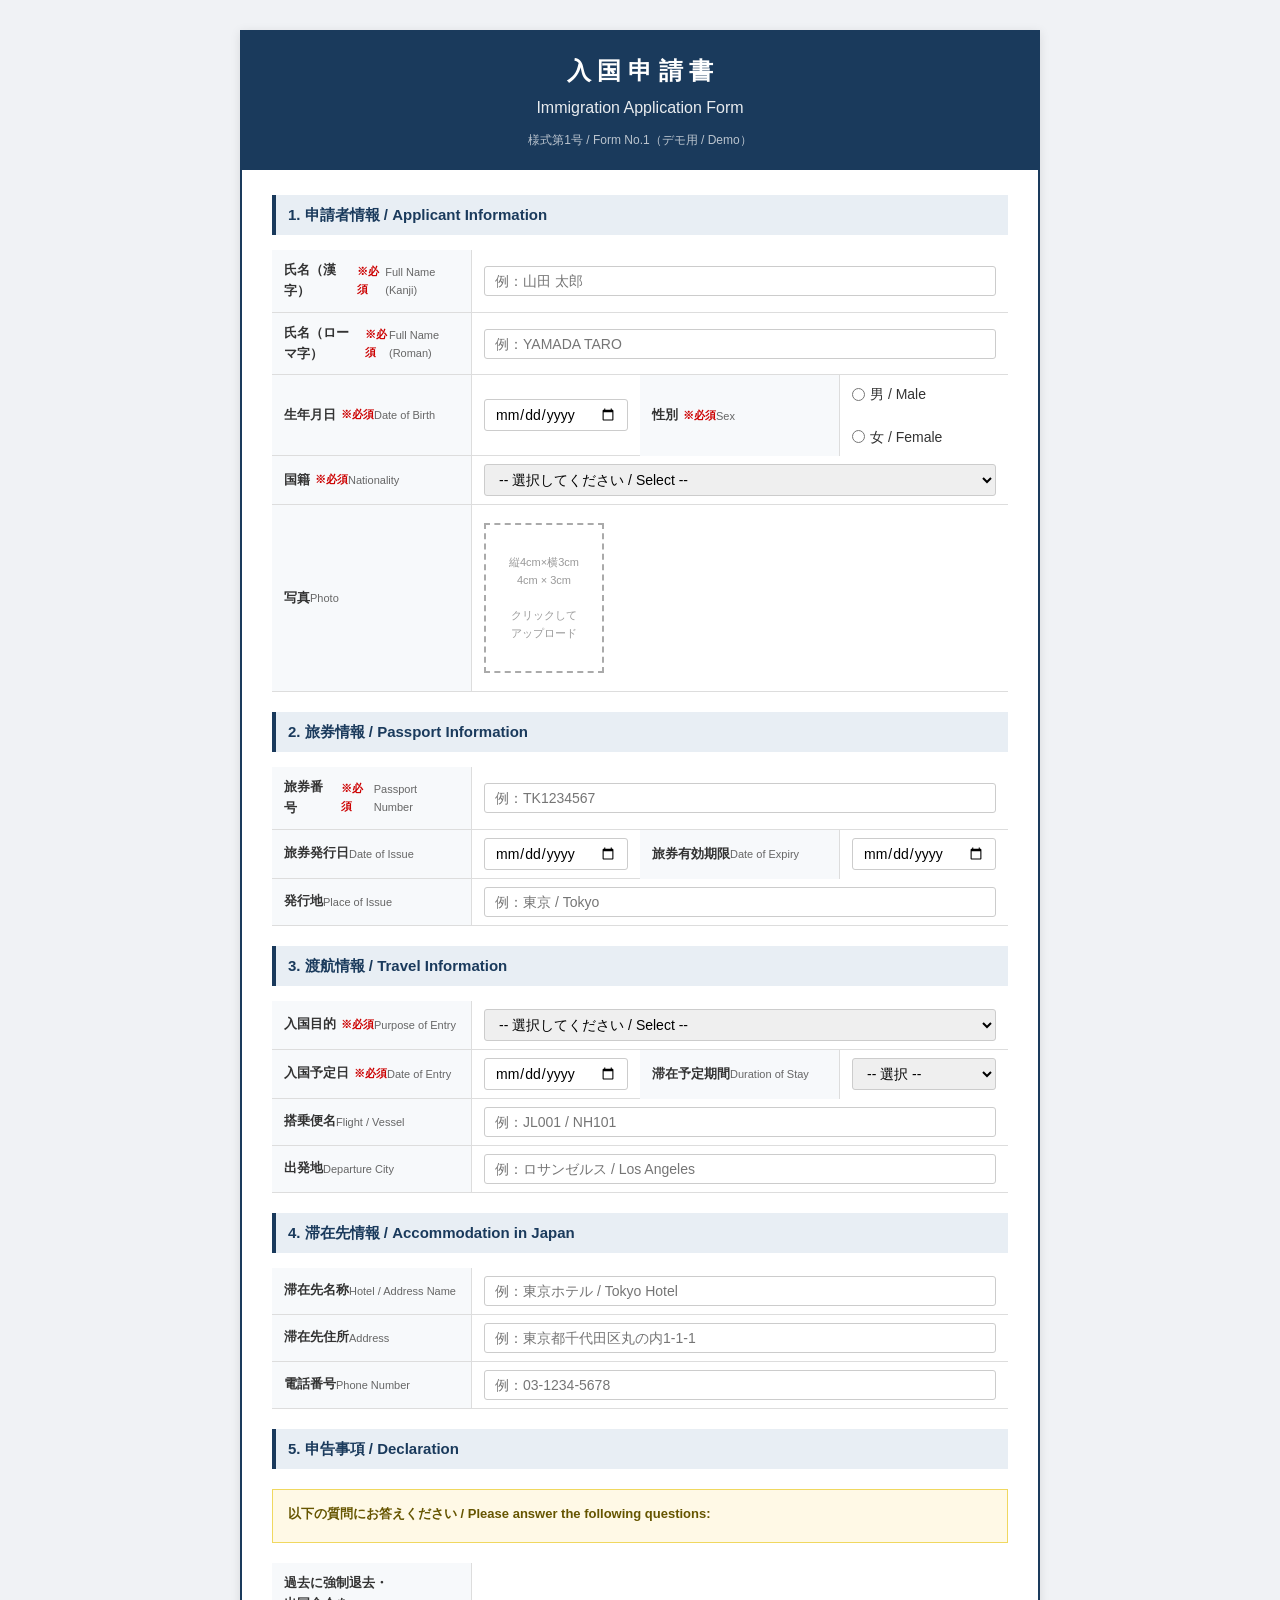
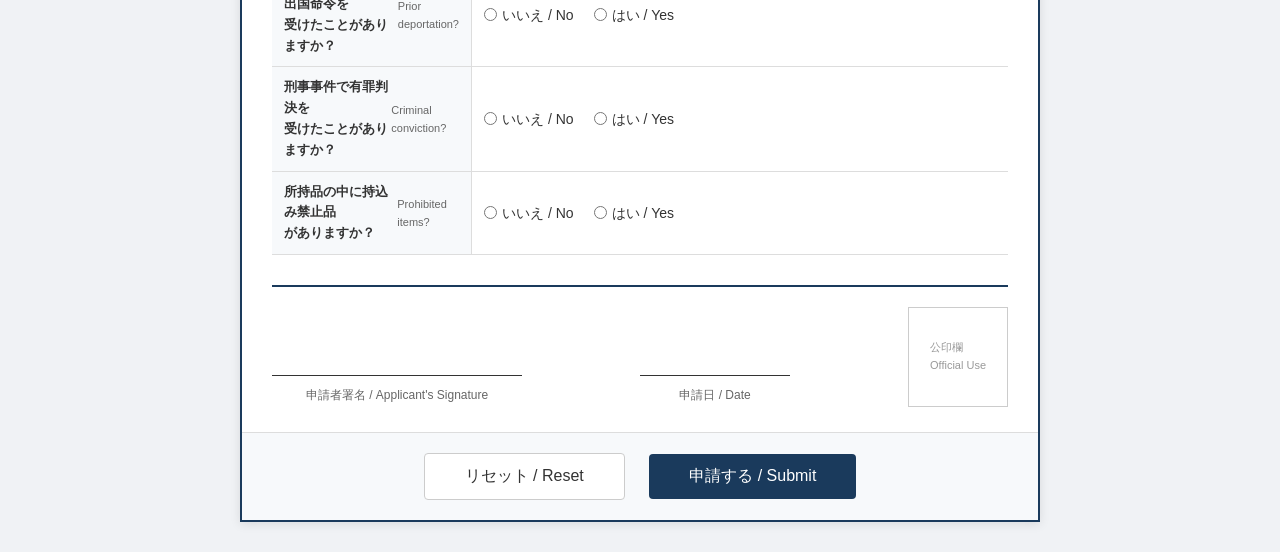
<file: shinsei/immigration_application.html>
<!DOCTYPE html>
<html lang="ja">
<head>
  <meta charset="UTF-8">
  <meta name="viewport" content="width=device-width, initial-scale=1.0">
  <title>入国申請書 / Immigration Application Form</title>
  <style>
    * {
      margin: 0;
      padding: 0;
      box-sizing: border-box;
    }

    body {
      font-family: "Hiragino Kaku Gothic ProN", "Yu Gothic", "Meiryo", sans-serif;
      background-color: #f0f2f5;
      color: #333;
      line-height: 1.6;
    }

    .container {
      max-width: 800px;
      margin: 30px auto;
      background: #fff;
      border: 2px solid #1a3a5c;
      box-shadow: 0 2px 10px rgba(0, 0, 0, 0.1);
    }

    .header {
      background-color: #1a3a5c;
      color: #fff;
      text-align: center;
      padding: 20px;
    }

    .header h1 {
      font-size: 24px;
      margin-bottom: 5px;
    }

    .header h2 {
      font-size: 16px;
      font-weight: normal;
      opacity: 0.9;
    }

    .header .form-number {
      font-size: 12px;
      margin-top: 10px;
      opacity: 0.7;
    }

    .form-body {
      padding: 25px 30px;
    }

    .section-title {
      background-color: #e8eef4;
      border-left: 4px solid #1a3a5c;
      padding: 8px 12px;
      font-weight: bold;
      font-size: 15px;
      margin: 20px 0 15px 0;
      color: #1a3a5c;
    }

    .section-title:first-child {
      margin-top: 0;
    }

    .form-row {
      display: flex;
      border-bottom: 1px solid #ddd;
      min-height: 45px;
    }

    .form-row:last-child {
      border-bottom: none;
    }

    .form-label {
      width: 200px;
      min-width: 200px;
      background-color: #f7f9fb;
      padding: 10px 12px;
      font-size: 13px;
      font-weight: bold;
      display: flex;
      align-items: center;
      border-right: 1px solid #ddd;
    }

    .form-label .en {
      display: block;
      font-weight: normal;
      font-size: 11px;
      color: #666;
      margin-top: 2px;
    }

    .form-value {
      flex: 1;
      padding: 8px 12px;
      display: flex;
      align-items: center;
    }

    .form-value input[type="text"],
    .form-value input[type="date"],
    .form-value select,
    .form-value textarea {
      width: 100%;
      padding: 6px 10px;
      border: 1px solid #ccc;
      border-radius: 3px;
      font-size: 14px;
      font-family: inherit;
    }

    .form-value textarea {
      height: 60px;
      resize: vertical;
    }

    .form-value input:focus,
    .form-value select:focus,
    .form-value textarea:focus {
      outline: none;
      border-color: #1a3a5c;
      box-shadow: 0 0 3px rgba(26, 58, 92, 0.3);
    }

    .form-row-half {
      display: flex;
    }

    .form-row-half .form-row {
      flex: 1;
    }

    .radio-group {
      display: flex;
      gap: 20px;
      flex-wrap: wrap;
    }

    .radio-group label {
      display: flex;
      align-items: center;
      gap: 5px;
      font-size: 14px;
      cursor: pointer;
    }

    .checkbox-group label {
      display: flex;
      align-items: center;
      gap: 5px;
      font-size: 14px;
      cursor: pointer;
      margin-bottom: 5px;
    }

    .photo-box {
      width: 120px;
      height: 150px;
      border: 2px dashed #aaa;
      display: flex;
      align-items: center;
      justify-content: center;
      text-align: center;
      font-size: 11px;
      color: #999;
      margin: 10px 0;
      cursor: pointer;
    }

    .photo-box:hover {
      border-color: #1a3a5c;
      color: #1a3a5c;
    }

    .notice {
      background-color: #fff9e6;
      border: 1px solid #f0d860;
      padding: 12px 15px;
      margin: 20px 0;
      font-size: 12px;
      line-height: 1.8;
      color: #665500;
    }

    .notice strong {
      display: block;
      margin-bottom: 5px;
      font-size: 13px;
    }

    .signature-area {
      display: flex;
      justify-content: space-between;
      align-items: flex-end;
      margin-top: 30px;
      padding-top: 20px;
      border-top: 2px solid #1a3a5c;
    }

    .signature-box {
      text-align: center;
    }

    .signature-line {
      width: 250px;
      border-bottom: 1px solid #333;
      margin-bottom: 5px;
      height: 40px;
    }

    .signature-box span {
      font-size: 12px;
      color: #666;
    }

    .btn-area {
      text-align: center;
      padding: 20px;
      background-color: #f7f9fb;
      border-top: 1px solid #ddd;
    }

    .btn {
      padding: 12px 40px;
      font-size: 16px;
      border: none;
      border-radius: 4px;
      cursor: pointer;
      margin: 0 10px;
      font-family: inherit;
    }

    .btn-primary {
      background-color: #1a3a5c;
      color: #fff;
    }

    .btn-primary:hover {
      background-color: #2a5a8c;
    }

    .btn-secondary {
      background-color: #fff;
      color: #333;
      border: 1px solid #ccc;
    }

    .btn-secondary:hover {
      background-color: #f0f0f0;
    }

    .required {
      color: #cc0000;
      font-size: 11px;
      margin-left: 5px;
    }

    .stamp-area {
      width: 100px;
      height: 100px;
      border: 1px solid #ccc;
      display: flex;
      align-items: center;
      justify-content: center;
      font-size: 11px;
      color: #999;
    }

    @media print {
      body {
        background: #fff;
      }

      .container {
        box-shadow: none;
        margin: 0;
      }

      .btn-area {
        display: none;
      }

      input, select, textarea {
        border: none !important;
        background: transparent !important;
      }
    }

    @media (max-width: 600px) {
      .form-row {
        flex-direction: column;
      }

      .form-label {
        width: 100%;
        min-width: 100%;
        border-right: none;
        border-bottom: 1px solid #eee;
      }

      .form-row-half {
        flex-direction: column;
      }
    }
  </style>
</head>
<body>

<div class="container">
  <div class="header">
    <h1>入 国 申 請 書</h1>
    <h2>Immigration Application Form</h2>
    <div class="form-number">様式第1号 / Form No.1（デモ用 / Demo）</div>
  </div>

  <form class="form-body" id="immigrationForm">

    <!-- 1. 申請者情報 -->
    <div class="section-title">1. 申請者情報 / Applicant Information</div>

    <div class="form-row">
      <div class="form-label">
        氏名（漢字）<span class="required">※必須</span>
        <span class="en">Full Name (Kanji)</span>
      </div>
      <div class="form-value">
        <input type="text" name="name_kanji" placeholder="例：山田 太郎">
      </div>
    </div>

    <div class="form-row">
      <div class="form-label">
        氏名（ローマ字）<span class="required">※必須</span>
        <span class="en">Full Name (Roman)</span>
      </div>
      <div class="form-value">
        <input type="text" name="name_roman" placeholder="例：YAMADA TARO" style="text-transform: uppercase;">
      </div>
    </div>

    <div class="form-row-half">
      <div class="form-row">
        <div class="form-label">
          生年月日<span class="required">※必須</span>
          <span class="en">Date of Birth</span>
        </div>
        <div class="form-value">
          <input type="date" name="dob">
        </div>
      </div>
      <div class="form-row">
        <div class="form-label">
          性別<span class="required">※必須</span>
          <span class="en">Sex</span>
        </div>
        <div class="form-value">
          <div class="radio-group">
            <label><input type="radio" name="sex" value="male"> 男 / Male</label>
            <label><input type="radio" name="sex" value="female"> 女 / Female</label>
          </div>
        </div>
      </div>
    </div>

    <div class="form-row">
      <div class="form-label">
        国籍<span class="required">※必須</span>
        <span class="en">Nationality</span>
      </div>
      <div class="form-value">
        <select name="nationality">
          <option value="">-- 選択してください / Select --</option>
          <option value="JP">日本 / Japan</option>
          <option value="US">アメリカ / United States</option>
          <option value="CN">中国 / China</option>
          <option value="KR">韓国 / South Korea</option>
          <option value="GB">イギリス / United Kingdom</option>
          <option value="FR">フランス / France</option>
          <option value="DE">ドイツ / Germany</option>
          <option value="AU">オーストラリア / Australia</option>
          <option value="BR">ブラジル / Brazil</option>
          <option value="IN">インド / India</option>
          <option value="other">その他 / Other</option>
        </select>
      </div>
    </div>

    <div class="form-row">
      <div class="form-label">
        写真<br>
        <span class="en">Photo</span>
      </div>
      <div class="form-value">
        <div class="photo-box" onclick="document.getElementById('photoInput').click()">
          縦4cm×横3cm<br>
          4cm × 3cm<br><br>
          クリックして<br>アップロード
        </div>
        <input type="file" id="photoInput" accept="image/*" style="display:none;">
      </div>
    </div>

    <!-- 2. 旅券情報 -->
    <div class="section-title">2. 旅券情報 / Passport Information</div>

    <div class="form-row">
      <div class="form-label">
        旅券番号<span class="required">※必須</span>
        <span class="en">Passport Number</span>
      </div>
      <div class="form-value">
        <input type="text" name="passport_no" placeholder="例：TK1234567">
      </div>
    </div>

    <div class="form-row-half">
      <div class="form-row">
        <div class="form-label">
          旅券発行日
          <span class="en">Date of Issue</span>
        </div>
        <div class="form-value">
          <input type="date" name="passport_issue">
        </div>
      </div>
      <div class="form-row">
        <div class="form-label">
          旅券有効期限
          <span class="en">Date of Expiry</span>
        </div>
        <div class="form-value">
          <input type="date" name="passport_expiry">
        </div>
      </div>
    </div>

    <div class="form-row">
      <div class="form-label">
        発行地
        <span class="en">Place of Issue</span>
      </div>
      <div class="form-value">
        <input type="text" name="passport_place" placeholder="例：東京 / Tokyo">
      </div>
    </div>

    <!-- 3. 渡航情報 -->
    <div class="section-title">3. 渡航情報 / Travel Information</div>

    <div class="form-row">
      <div class="form-label">
        入国目的<span class="required">※必須</span>
        <span class="en">Purpose of Entry</span>
      </div>
      <div class="form-value">
        <select name="purpose">
          <option value="">-- 選択してください / Select --</option>
          <option value="tourism">観光 / Tourism</option>
          <option value="business">商用 / Business</option>
          <option value="study">留学 / Study</option>
          <option value="work">就労 / Work</option>
          <option value="family">家族訪問 / Family Visit</option>
          <option value="transit">通過 / Transit</option>
          <option value="other">その他 / Other</option>
        </select>
      </div>
    </div>

    <div class="form-row-half">
      <div class="form-row">
        <div class="form-label">
          入国予定日<span class="required">※必須</span>
          <span class="en">Date of Entry</span>
        </div>
        <div class="form-value">
          <input type="date" name="entry_date">
        </div>
      </div>
      <div class="form-row">
        <div class="form-label">
          滞在予定期間
          <span class="en">Duration of Stay</span>
        </div>
        <div class="form-value">
          <select name="duration">
            <option value="">-- 選択 --</option>
            <option value="7">7日以内 / Up to 7 days</option>
            <option value="15">15日以内 / Up to 15 days</option>
            <option value="30">30日以内 / Up to 30 days</option>
            <option value="90">90日以内 / Up to 90 days</option>
            <option value="180">180日以内 / Up to 180 days</option>
            <option value="365">1年以内 / Up to 1 year</option>
            <option value="over365">1年以上 / Over 1 year</option>
          </select>
        </div>
      </div>
    </div>

    <div class="form-row">
      <div class="form-label">
        搭乗便名
        <span class="en">Flight / Vessel</span>
      </div>
      <div class="form-value">
        <input type="text" name="flight" placeholder="例：JL001 / NH101">
      </div>
    </div>

    <div class="form-row">
      <div class="form-label">
        出発地
        <span class="en">Departure City</span>
      </div>
      <div class="form-value">
        <input type="text" name="departure_city" placeholder="例：ロサンゼルス / Los Angeles">
      </div>
    </div>

    <!-- 4. 滞在先情報 -->
    <div class="section-title">4. 滞在先情報 / Accommodation in Japan</div>

    <div class="form-row">
      <div class="form-label">
        滞在先名称
        <span class="en">Hotel / Address Name</span>
      </div>
      <div class="form-value">
        <input type="text" name="accommodation_name" placeholder="例：東京ホテル / Tokyo Hotel">
      </div>
    </div>

    <div class="form-row">
      <div class="form-label">
        滞在先住所
        <span class="en">Address</span>
      </div>
      <div class="form-value">
        <input type="text" name="accommodation_address" placeholder="例：東京都千代田区丸の内1-1-1">
      </div>
    </div>

    <div class="form-row">
      <div class="form-label">
        電話番号
        <span class="en">Phone Number</span>
      </div>
      <div class="form-value">
        <input type="text" name="accommodation_phone" placeholder="例：03-1234-5678">
      </div>
    </div>

    <!-- 5. 申告事項 -->
    <div class="section-title">5. 申告事項 / Declaration</div>

    <div class="notice">
      <strong>以下の質問にお答えください / Please answer the following questions:</strong>
    </div>

    <div class="form-row">
      <div class="form-label">
        過去に強制退去・出国命令を<br>受けたことがありますか？
        <span class="en">Prior deportation?</span>
      </div>
      <div class="form-value">
        <div class="radio-group">
          <label><input type="radio" name="deportation" value="no"> いいえ / No</label>
          <label><input type="radio" name="deportation" value="yes"> はい / Yes</label>
        </div>
      </div>
    </div>

    <div class="form-row">
      <div class="form-label">
        刑事事件で有罪判決を<br>受けたことがありますか？
        <span class="en">Criminal conviction?</span>
      </div>
      <div class="form-value">
        <div class="radio-group">
          <label><input type="radio" name="criminal" value="no"> いいえ / No</label>
          <label><input type="radio" name="criminal" value="yes"> はい / Yes</label>
        </div>
      </div>
    </div>

    <div class="form-row">
      <div class="form-label">
        所持品の中に持込み禁止品<br>がありますか？
        <span class="en">Prohibited items?</span>
      </div>
      <div class="form-value">
        <div class="radio-group">
          <label><input type="radio" name="prohibited" value="no"> いいえ / No</label>
          <label><input type="radio" name="prohibited" value="yes"> はい / Yes</label>
        </div>
      </div>
    </div>

    <!-- 署名 -->
    <div class="signature-area">
      <div class="signature-box">
        <div class="signature-line"></div>
        <span>申請者署名 / Applicant's Signature</span>
      </div>
      <div class="signature-box">
        <div class="signature-line" style="width:150px;"></div>
        <span>申請日 / Date</span>
      </div>
      <div class="stamp-area">
        公印欄<br>Official Use
      </div>
    </div>

  </form>

  <div class="btn-area">
    <button type="button" class="btn btn-secondary" onclick="resetForm()">リセット / Reset</button>
    <button type="button" class="btn btn-primary" onclick="submitForm()">申請する / Submit</button>
  </div>
</div>

<script>
  function submitForm() {
    const form = document.getElementById('immigrationForm');
    const requiredFields = [
      { name: 'name_kanji', label: '氏名（漢字）' },
      { name: 'name_roman', label: '氏名（ローマ字）' },
      { name: 'dob', label: '生年月日' },
      { name: 'passport_no', label: '旅券番号' },
      { name: 'entry_date', label: '入国予定日' }
    ];

    const requiredSelects = [
      { name: 'nationality', label: '国籍' },
      { name: 'purpose', label: '入国目的' }
    ];

    const requiredRadios = [
      { name: 'sex', label: '性別' }
    ];

    let missing = [];

    requiredFields.forEach(f => {
      if (!form.elements[f.name].value.trim()) missing.push(f.label);
    });

    requiredSelects.forEach(f => {
      if (!form.elements[f.name].value) missing.push(f.label);
    });

    requiredRadios.forEach(f => {
      const radios = form.elements[f.name];
      let checked = false;
      for (let r of radios) {
        if (r.checked) { checked = true; break; }
      }
      if (!checked) missing.push(f.label);
    });

    if (missing.length > 0) {
      alert('以下の必須項目を入力してください:\n' + missing.join('\n'));
      return;
    }

    alert('申請を受け付けました。\nApplication submitted successfully.\n\n※これはデモです。実際の申請ではありません。\n※This is a demo. Not an actual application.');
  }

  function resetForm() {
    if (confirm('入力内容をリセットしますか？\nReset all fields?')) {
      document.getElementById('immigrationForm').reset();
    }
  }
</script>

</body>
</html>
</file>
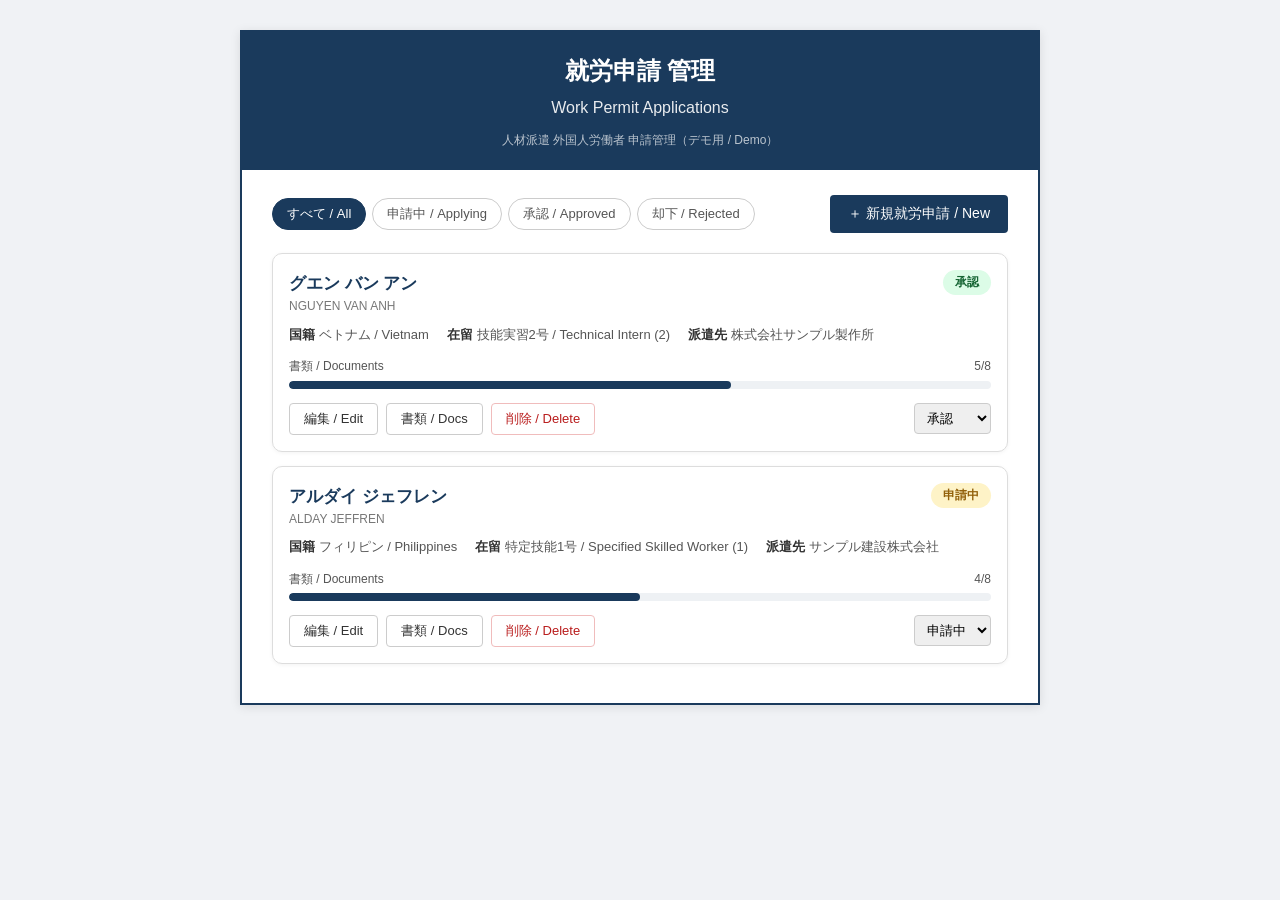
<file: shinsei/work_application.html>
<!DOCTYPE html>
<html lang="ja">
<head>
  <meta charset="UTF-8">
  <meta name="viewport" content="width=device-width, initial-scale=1.0">
  <title>就労申請 管理 / Work Permit Applications</title>
  <style>
    * {
      margin: 0;
      padding: 0;
      box-sizing: border-box;
    }

    body {
      font-family: "Hiragino Kaku Gothic ProN", "Yu Gothic", "Meiryo", sans-serif;
      background-color: #f0f2f5;
      color: #333;
      line-height: 1.6;
    }

    .container {
      max-width: 800px;
      margin: 30px auto;
      background: #fff;
      border: 2px solid #1a3a5c;
      box-shadow: 0 2px 10px rgba(0, 0, 0, 0.1);
    }

    .header {
      background-color: #1a3a5c;
      color: #fff;
      text-align: center;
      padding: 20px;
    }

    .header h1 {
      font-size: 24px;
      margin-bottom: 5px;
    }

    .header h2 {
      font-size: 16px;
      font-weight: normal;
      opacity: 0.9;
    }

    .header .form-number {
      font-size: 12px;
      margin-top: 10px;
      opacity: 0.7;
    }

    .body-area {
      padding: 25px 30px;
    }

    /* ===== Toolbar (filter tabs + new button) ===== */
    .toolbar {
      display: flex;
      justify-content: space-between;
      align-items: center;
      flex-wrap: wrap;
      gap: 12px;
      margin-bottom: 20px;
    }

    .tabs {
      display: flex;
      gap: 6px;
      flex-wrap: wrap;
    }

    .tab {
      padding: 6px 14px;
      font-size: 13px;
      border: 1px solid #ccc;
      background: #fff;
      border-radius: 20px;
      cursor: pointer;
      color: #555;
    }

    .tab.active {
      background-color: #1a3a5c;
      color: #fff;
      border-color: #1a3a5c;
    }

    /* ===== Cards ===== */
    .card {
      border: 1px solid #ddd;
      border-radius: 10px;
      padding: 16px;
      margin-bottom: 14px;
      box-shadow: 0 1px 4px rgba(0, 0, 0, 0.05);
    }

    .card-head {
      display: flex;
      justify-content: space-between;
      align-items: flex-start;
      gap: 10px;
    }

    .card-name {
      font-size: 17px;
      font-weight: bold;
      color: #1a3a5c;
    }

    .card-name .roman {
      display: block;
      font-size: 12px;
      font-weight: normal;
      color: #777;
    }

    .card-meta {
      margin-top: 8px;
      font-size: 13px;
      color: #555;
      display: flex;
      flex-wrap: wrap;
      gap: 6px 18px;
    }

    .card-meta span b {
      color: #333;
    }

    /* ===== Status badge ===== */
    .badge {
      display: inline-block;
      padding: 3px 12px;
      border-radius: 20px;
      font-size: 12px;
      font-weight: bold;
      white-space: nowrap;
    }
    .badge-applying { background: #fef3c7; color: #92600a; }   /* 申請中 */
    .badge-approved { background: #dcfce7; color: #166534; }   /* 承認 */
    .badge-rejected { background: #fee2e2; color: #991b1b; }   /* 却下 */

    /* ===== Progress bar ===== */
    .progress-wrap {
      margin-top: 12px;
    }
    .progress-label {
      font-size: 12px;
      color: #555;
      margin-bottom: 4px;
      display: flex;
      justify-content: space-between;
    }
    .progress-track {
      height: 8px;
      background: #eef1f4;
      border-radius: 6px;
      overflow: hidden;
    }
    .progress-fill {
      height: 100%;
      background: #1a3a5c;
      border-radius: 6px;
      transition: width 0.3s ease;
    }

    /* ===== Card actions ===== */
    .card-actions {
      margin-top: 14px;
      display: flex;
      flex-wrap: wrap;
      gap: 8px;
      align-items: center;
    }

    .btn-small {
      padding: 6px 14px;
      font-size: 13px;
      border: 1px solid #ccc;
      background: #fff;
      border-radius: 4px;
      cursor: pointer;
      color: #333;
      font-family: inherit;
    }
    .btn-small:hover { background: #f0f0f0; }
    .btn-small.danger { color: #b91c1c; border-color: #f0bcbc; }
    .btn-small.danger:hover { background: #fdeaea; }

    .card-actions select {
      padding: 6px 8px;
      font-size: 13px;
      border: 1px solid #ccc;
      border-radius: 4px;
      font-family: inherit;
      margin-left: auto;
    }

    /* ===== Empty state ===== */
    .empty {
      text-align: center;
      padding: 50px 20px;
      color: #999;
    }
    .empty .big { font-size: 40px; margin-bottom: 10px; }

    /* ===== Section titles (form) ===== */
    .section-title {
      background-color: #e8eef4;
      border-left: 4px solid #1a3a5c;
      padding: 8px 12px;
      font-weight: bold;
      font-size: 15px;
      margin: 20px 0 15px 0;
      color: #1a3a5c;
    }
    .section-title:first-child { margin-top: 0; }

    /* ===== Form rows (reused from immigration form) ===== */
    .form-row {
      display: flex;
      border-bottom: 1px solid #ddd;
      min-height: 45px;
    }
    .form-row:last-child { border-bottom: none; }

    .form-label {
      width: 200px;
      min-width: 200px;
      background-color: #f7f9fb;
      padding: 10px 12px;
      font-size: 13px;
      font-weight: bold;
      display: flex;
      align-items: center;
      border-right: 1px solid #ddd;
    }
    .form-label .en {
      display: block;
      font-weight: normal;
      font-size: 11px;
      color: #666;
      margin-top: 2px;
    }

    .form-value {
      flex: 1;
      padding: 8px 12px;
      display: flex;
      align-items: center;
    }

    .form-value input[type="text"],
    .form-value input[type="date"],
    .form-value input[type="number"],
    .form-value select {
      width: 100%;
      padding: 6px 10px;
      border: 1px solid #ccc;
      border-radius: 3px;
      font-size: 14px;
      font-family: inherit;
    }

    .form-value input:focus,
    .form-value select:focus {
      outline: none;
      border-color: #1a3a5c;
      box-shadow: 0 0 3px rgba(26, 58, 92, 0.3);
    }

    .form-row-half { display: flex; }
    .form-row-half .form-row { flex: 1; }

    .radio-group {
      display: flex;
      gap: 20px;
      flex-wrap: wrap;
    }
    .radio-group label {
      display: flex;
      align-items: center;
      gap: 5px;
      font-size: 14px;
      cursor: pointer;
    }

    .required {
      color: #cc0000;
      font-size: 11px;
      margin-left: 5px;
    }

    .notice {
      background-color: #fff9e6;
      border: 1px solid #f0d860;
      padding: 12px 15px;
      margin: 20px 0;
      font-size: 12px;
      line-height: 1.8;
      color: #665500;
    }
    .notice strong { display: block; margin-bottom: 5px; font-size: 13px; }

    /* ===== Document checklist ===== */
    .doc-item {
      display: flex;
      align-items: center;
      gap: 10px;
      padding: 12px;
      border: 1px solid #ddd;
      border-radius: 8px;
      margin-bottom: 8px;
      cursor: pointer;
    }
    .doc-item:hover { background: #f7f9fb; }
    .doc-item input { width: 18px; height: 18px; cursor: pointer; }
    .doc-item .doc-name { font-size: 14px; }
    .doc-item .doc-name .en {
      display: block;
      font-size: 11px;
      color: #777;
    }
    .doc-item.checked { background: #f1f7f1; border-color: #bfe3bf; }

    /* ===== Buttons (footer) ===== */
    .btn-area {
      text-align: center;
      padding: 20px;
      background-color: #f7f9fb;
      border-top: 1px solid #ddd;
    }
    .btn {
      padding: 12px 40px;
      font-size: 16px;
      border: none;
      border-radius: 4px;
      cursor: pointer;
      margin: 0 10px;
      font-family: inherit;
    }
    .btn-primary { background-color: #1a3a5c; color: #fff; }
    .btn-primary:hover { background-color: #2a5a8c; }
    .btn-secondary { background-color: #fff; color: #333; border: 1px solid #ccc; }
    .btn-secondary:hover { background-color: #f0f0f0; }

    .sub-head {
      display: flex;
      align-items: center;
      gap: 12px;
      margin-bottom: 18px;
    }
    .sub-head .back {
      font-size: 13px;
      color: #1a3a5c;
      cursor: pointer;
      background: none;
      border: none;
      font-family: inherit;
    }
    .sub-head .back:hover { text-decoration: underline; }
    .sub-head h3 { font-size: 18px; color: #1a3a5c; }

    @media (max-width: 600px) {
      .container { margin: 0; border: none; }
      .body-area { padding: 18px 16px; }
      .form-row { flex-direction: column; }
      .form-label {
        width: 100%;
        min-width: 100%;
        border-right: none;
        border-bottom: 1px solid #eee;
      }
      .form-row-half { flex-direction: column; }
      .card-actions select { margin-left: 0; }
      .btn { padding: 12px 24px; font-size: 15px; }
    }
  </style>
</head>
<body>

<div class="container">
  <div class="header">
    <h1>就労申請 管理</h1>
    <h2>Work Permit Applications</h2>
    <div class="form-number">人材派遣 外国人労働者 申請管理（デモ用 / Demo）</div>
  </div>

  <!-- ======================= 一覧画面 ======================= -->
  <div id="view-list" class="body-area">
    <div class="toolbar">
      <div class="tabs" id="filterTabs">
        <button class="tab active" data-filter="all">すべて / All</button>
        <button class="tab" data-filter="申請中">申請中 / Applying</button>
        <button class="tab" data-filter="承認">承認 / Approved</button>
        <button class="tab" data-filter="却下">却下 / Rejected</button>
      </div>
      <button class="btn btn-primary" style="padding:10px 18px;font-size:14px;margin:0" onclick="openForm()">＋ 新規就労申請 / New</button>
    </div>
    <div id="cardList"></div>
  </div>

  <!-- ======================= フォーム画面 ======================= -->
  <div id="view-form" class="body-area" style="display:none;">
    <div class="sub-head">
      <button class="back" onclick="goList()">← 一覧へ戻る / Back</button>
      <h3 id="formTitle">新規就労申請</h3>
    </div>

    <form id="workForm" onsubmit="return false;">
      <input type="hidden" name="id">

      <div class="section-title">1. 申請者情報 / Applicant Information</div>

      <div class="form-row">
        <div class="form-label">氏名（漢字）<span class="required">※必須</span>
          <span class="en">Full Name (Kanji)</span></div>
        <div class="form-value"><input type="text" name="nameKanji" placeholder="例：グエン バン アン"></div>
      </div>

      <div class="form-row">
        <div class="form-label">氏名（ローマ字）<span class="required">※必須</span>
          <span class="en">Full Name (Roman)</span></div>
        <div class="form-value"><input type="text" name="nameRoman" placeholder="例：NGUYEN VAN ANH" style="text-transform:uppercase;"></div>
      </div>

      <div class="form-row-half">
        <div class="form-row">
          <div class="form-label">生年月日<span class="required">※必須</span>
            <span class="en">Date of Birth</span></div>
          <div class="form-value"><input type="date" name="dob"></div>
        </div>
        <div class="form-row">
          <div class="form-label">性別<span class="required">※必須</span>
            <span class="en">Sex</span></div>
          <div class="form-value">
            <div class="radio-group">
              <label><input type="radio" name="sex" value="男 / Male"> 男 / Male</label>
              <label><input type="radio" name="sex" value="女 / Female"> 女 / Female</label>
            </div>
          </div>
        </div>
      </div>

      <div class="form-row">
        <div class="form-label">国籍<span class="required">※必須</span>
          <span class="en">Nationality</span></div>
        <div class="form-value">
          <select name="nationality">
            <option value="">-- 選択してください / Select --</option>
            <option value="ベトナム / Vietnam">ベトナム / Vietnam</option>
            <option value="フィリピン / Philippines">フィリピン / Philippines</option>
            <option value="インドネシア / Indonesia">インドネシア / Indonesia</option>
            <option value="ミャンマー / Myanmar">ミャンマー / Myanmar</option>
            <option value="中国 / China">中国 / China</option>
            <option value="ネパール / Nepal">ネパール / Nepal</option>
            <option value="タイ / Thailand">タイ / Thailand</option>
            <option value="その他 / Other">その他 / Other</option>
          </select>
        </div>
      </div>

      <div class="form-row">
        <div class="form-label">パスポート番号<span class="required">※必須</span>
          <span class="en">Passport No.</span></div>
        <div class="form-value"><input type="text" name="passportNo" placeholder="例：M1234567" style="text-transform:uppercase;"></div>
      </div>

      <div class="section-title">2. 在留資格 / Residence Status</div>

      <div class="form-row">
        <div class="form-label">在留資格<span class="required">※必須</span>
          <span class="en">Status of Residence</span></div>
        <div class="form-value">
          <select name="residenceType">
            <option value="">-- 選択してください / Select --</option>
            <option value="技能実習1号 / Technical Intern (1)">技能実習1号 / Technical Intern (1)</option>
            <option value="技能実習2号 / Technical Intern (2)">技能実習2号 / Technical Intern (2)</option>
            <option value="特定技能1号 / Specified Skilled Worker (1)">特定技能1号 / Specified Skilled Worker (1)</option>
            <option value="特定技能2号 / Specified Skilled Worker (2)">特定技能2号 / Specified Skilled Worker (2)</option>
            <option value="技術・人文知識・国際業務 / Engineer/Specialist">技術・人文知識・国際業務 / Engineer/Specialist</option>
            <option value="その他 / Other">その他 / Other</option>
          </select>
        </div>
      </div>

      <div class="form-row-half">
        <div class="form-row">
          <div class="form-label">在留カード番号
            <span class="en">Residence Card No.</span></div>
          <div class="form-value"><input type="text" name="residenceCardNo" placeholder="例：AB12345678CD" style="text-transform:uppercase;"></div>
        </div>
        <div class="form-row">
          <div class="form-label">在留期限<span class="required">※必須</span>
            <span class="en">Period of Stay (Expiry)</span></div>
          <div class="form-value"><input type="date" name="residenceExpiry"></div>
        </div>
      </div>

      <div class="section-title">3. 労働条件 / Work Conditions</div>

      <div class="form-row">
        <div class="form-label">派遣先企業名<span class="required">※必須</span>
          <span class="en">Company (Dispatch)</span></div>
        <div class="form-value"><input type="text" name="company" placeholder="例：株式会社サンプル製作所"></div>
      </div>

      <div class="form-row-half">
        <div class="form-row">
          <div class="form-label">職種<span class="required">※必須</span>
            <span class="en">Job Type</span></div>
          <div class="form-value"><input type="text" name="jobType" placeholder="例：金属加工"></div>
        </div>
        <div class="form-row">
          <div class="form-label">就業場所<span class="required">※必須</span>
            <span class="en">Workplace</span></div>
          <div class="form-value"><input type="text" name="workplace" placeholder="例：愛知県豊田市"></div>
        </div>
      </div>

      <div class="form-row">
        <div class="form-label">雇用形態<span class="required">※必須</span>
          <span class="en">Employment Type</span></div>
        <div class="form-value">
          <div class="radio-group">
            <label><input type="radio" name="employmentType" value="正社員 / Full-time"> 正社員 / Full-time</label>
            <label><input type="radio" name="employmentType" value="契約 / Contract"> 契約 / Contract</label>
            <label><input type="radio" name="employmentType" value="派遣 / Dispatch"> 派遣 / Dispatch</label>
          </div>
        </div>
      </div>

      <div class="form-row-half">
        <div class="form-row">
          <div class="form-label">就労開始日<span class="required">※必須</span>
            <span class="en">Start Date</span></div>
          <div class="form-value"><input type="date" name="startDate"></div>
        </div>
        <div class="form-row">
          <div class="form-label">契約期間
            <span class="en">Contract Period</span></div>
          <div class="form-value"><input type="text" name="contractPeriod" placeholder="例：1年（更新あり）"></div>
        </div>
      </div>

      <div class="form-row">
        <div class="form-label">月額賃金（円）<span class="required">※必須</span>
          <span class="en">Monthly Salary (JPY)</span></div>
        <div class="form-value"><input type="number" name="salary" placeholder="例：200000" min="0"></div>
      </div>

      <div class="notice">
        <strong>ご注意 / Note</strong>
        本フォームはデモ用です。入力内容はお使いのブラウザ内（localStorage）にのみ保存され、サーバーには送信されません。<br>
        This is a demo. Data is stored only in your browser (localStorage) and is not sent to any server.
      </div>
    </form>

    <div class="btn-area">
      <button class="btn btn-secondary" onclick="goList()">キャンセル / Cancel</button>
      <button class="btn btn-primary" onclick="saveForm()">保存 / Save</button>
    </div>
  </div>

  <!-- ======================= 書類チェック画面 ======================= -->
  <div id="view-docs" class="body-area" style="display:none;">
    <div class="sub-head">
      <button class="back" onclick="goList()">← 一覧へ戻る / Back</button>
      <h3>書類チェックリスト</h3>
    </div>
    <div id="docsTarget" style="font-size:14px;color:#555;margin-bottom:14px;"></div>

    <div class="progress-wrap" style="margin-bottom:18px;">
      <div class="progress-label">
        <span>提出進捗 / Submission Progress</span>
        <span id="docsCount">0/0</span>
      </div>
      <div class="progress-track"><div class="progress-fill" id="docsFill" style="width:0%"></div></div>
    </div>

    <div id="docsList"></div>

    <div class="btn-area">
      <button class="btn btn-primary" onclick="goList()">完了 / Done</button>
    </div>
  </div>

</div>

<script>
  "use strict";

  var STORAGE_KEY = "work_applications";

  // 必要書類の定義（nyukan/ の実書類を参考）
  var DOC_DEFS = [
    { key: "passport",     ja: "旅券（パスポート）写し",      en: "Copy of Passport" },
    { key: "residenceCard",ja: "在留カード写し",              en: "Copy of Residence Card" },
    { key: "pledge",       ja: "申請者の誓約書",              en: "Applicant's Pledge" },
    { key: "plan",         ja: "技能実習計画 / 雇用契約書",   en: "Training Plan / Employment Contract" },
    { key: "skillCert",    ja: "技能検定 合格書",             en: "Skill Test Certificate" },
    { key: "insurance",    ja: "総合保険証",                  en: "Comprehensive Insurance" },
    { key: "idDoc",        ja: "身分証明書",                  en: "Identification Document" },
    { key: "checklist",    ja: "申請書類 一覧確認表",         en: "Document Checklist Sheet" }
  ];

  var REQUIRED_FIELDS = [
    { name: "nameKanji",      label: "氏名（漢字）" },
    { name: "nameRoman",      label: "氏名（ローマ字）" },
    { name: "dob",            label: "生年月日" },
    { name: "sex",            label: "性別" },
    { name: "nationality",    label: "国籍" },
    { name: "passportNo",     label: "パスポート番号" },
    { name: "residenceType",  label: "在留資格" },
    { name: "residenceExpiry",label: "在留期限" },
    { name: "company",        label: "派遣先企業名" },
    { name: "jobType",        label: "職種" },
    { name: "workplace",      label: "就業場所" },
    { name: "employmentType", label: "雇用形態" },
    { name: "startDate",      label: "就労開始日" },
    { name: "salary",         label: "月額賃金" }
  ];

  var currentFilter = "all";

  // ---------- localStorage ヘルパ（try/catchでガード） ----------
  function loadData() {
    try {
      var raw = localStorage.getItem(STORAGE_KEY);
      if (!raw) return null;
      var arr = JSON.parse(raw);
      return Array.isArray(arr) ? arr : [];
    } catch (e) {
      return [];
    }
  }

  function saveData(arr) {
    try {
      localStorage.setItem(STORAGE_KEY, JSON.stringify(arr));
    } catch (e) {
      alert("保存に失敗しました / Failed to save");
    }
  }

  // ---------- シードデータ（初回のみ） ----------
  function seedIfEmpty() {
    var data = loadData();
    if (data !== null) return data;
    var seed = [
      {
        id: "seed1",
        nameKanji: "グエン バン アン", nameRoman: "NGUYEN VAN ANH",
        dob: "1998-05-12", sex: "男 / Male", nationality: "ベトナム / Vietnam",
        passportNo: "M1234567",
        residenceType: "技能実習2号 / Technical Intern (2)",
        residenceCardNo: "AB12345678CD", residenceExpiry: "2027-03-31",
        company: "株式会社サンプル製作所", jobType: "金属加工", workplace: "愛知県豊田市",
        employmentType: "派遣 / Dispatch",
        startDate: "2025-04-01", contractPeriod: "1年（更新あり）", salary: "210000",
        status: "承認",
        documents: { passport: true, residenceCard: true, pledge: true, plan: true, skillCert: false, insurance: true, idDoc: false, checklist: false }
      },
      {
        id: "seed2",
        nameKanji: "アルダイ ジェフレン", nameRoman: "ALDAY JEFFREN",
        dob: "2000-11-03", sex: "男 / Male", nationality: "フィリピン / Philippines",
        passportNo: "P7654321",
        residenceType: "特定技能1号 / Specified Skilled Worker (1)",
        residenceCardNo: "CD87654321EF", residenceExpiry: "2026-09-30",
        company: "サンプル建設株式会社", jobType: "建設（型枠施工）", workplace: "大阪府大阪市",
        employmentType: "契約 / Contract",
        startDate: "2025-07-01", contractPeriod: "2年", salary: "235000",
        status: "申請中",
        documents: { passport: true, residenceCard: true, pledge: false, plan: true, skillCert: true, insurance: false, idDoc: false, checklist: false }
      }
    ];
    saveData(seed);
    return seed;
  }

  // ---------- 画面切替 ----------
  function showView(id) {
    ["view-list", "view-form", "view-docs"].forEach(function (v) {
      document.getElementById(v).style.display = (v === id) ? "block" : "none";
    });
    window.scrollTo(0, 0);
  }

  function goList() {
    renderList();
    showView("view-list");
  }

  // ---------- 一覧描画 ----------
  function badgeClass(status) {
    if (status === "承認") return "badge-approved";
    if (status === "却下") return "badge-rejected";
    return "badge-applying";
  }

  function docProgress(rec) {
    var total = DOC_DEFS.length;
    var done = 0;
    var docs = rec.documents || {};
    DOC_DEFS.forEach(function (d) { if (docs[d.key]) done++; });
    return { done: done, total: total, pct: total ? Math.round(done / total * 100) : 0 };
  }

  function esc(s) {
    return String(s == null ? "" : s).replace(/[&<>"']/g, function (c) {
      return { "&": "&amp;", "<": "&lt;", ">": "&gt;", '"': "&quot;", "'": "&#39;" }[c];
    });
  }

  function renderList() {
    var data = loadData() || [];
    var list = document.getElementById("cardList");
    var filtered = data.filter(function (r) {
      return currentFilter === "all" || r.status === currentFilter;
    });

    if (filtered.length === 0) {
      list.innerHTML = '<div class="empty"><div class="big">📋</div>' +
        '<p>該当する申請がありません</p>' +
        '<p style="font-size:13px">No applications found</p></div>';
      return;
    }

    list.innerHTML = filtered.map(function (r) {
      var p = docProgress(r);
      return '' +
      '<div class="card">' +
        '<div class="card-head">' +
          '<div class="card-name">' + esc(r.nameKanji) +
            '<span class="roman">' + esc(r.nameRoman) + '</span>' +
          '</div>' +
          '<span class="badge ' + badgeClass(r.status) + '">' + esc(r.status) + '</span>' +
        '</div>' +
        '<div class="card-meta">' +
          '<span><b>国籍</b> ' + esc(r.nationality) + '</span>' +
          '<span><b>在留</b> ' + esc(r.residenceType) + '</span>' +
          '<span><b>派遣先</b> ' + esc(r.company) + '</span>' +
        '</div>' +
        '<div class="progress-wrap">' +
          '<div class="progress-label"><span>書類 / Documents</span><span>' + p.done + '/' + p.total + '</span></div>' +
          '<div class="progress-track"><div class="progress-fill" style="width:' + p.pct + '%"></div></div>' +
        '</div>' +
        '<div class="card-actions">' +
          '<button class="btn-small" onclick="openForm(\'' + r.id + '\')">編集 / Edit</button>' +
          '<button class="btn-small" onclick="openDocs(\'' + r.id + '\')">書類 / Docs</button>' +
          '<button class="btn-small danger" onclick="removeRec(\'' + r.id + '\')">削除 / Delete</button>' +
          '<select onchange="changeStatus(\'' + r.id + '\', this.value)">' +
            ['申請中', '承認', '却下'].map(function (s) {
              return '<option value="' + s + '"' + (r.status === s ? ' selected' : '') + '>' + s + '</option>';
            }).join('') +
          '</select>' +
        '</div>' +
      '</div>';
    }).join('');
  }

  // ---------- フォーム ----------
  function openForm(id) {
    var form = document.getElementById("workForm");
    form.reset();
    if (id) {
      var rec = (loadData() || []).filter(function (r) { return r.id === id; })[0];
      if (rec) {
        document.getElementById("formTitle").textContent = "就労申請の編集";
        form.elements["id"].value = rec.id;
        ["nameKanji","nameRoman","dob","nationality","passportNo","residenceType",
         "residenceCardNo","residenceExpiry","company","jobType","workplace",
         "startDate","contractPeriod","salary"].forEach(function (k) {
          if (form.elements[k]) form.elements[k].value = rec[k] || "";
        });
        setRadio(form, "sex", rec.sex);
        setRadio(form, "employmentType", rec.employmentType);
      }
    } else {
      document.getElementById("formTitle").textContent = "新規就労申請";
      form.elements["id"].value = "";
    }
    showView("view-form");
  }

  function setRadio(form, name, value) {
    var radios = form.elements[name];
    if (!radios) return;
    if (radios.length === undefined) radios = [radios];
    for (var i = 0; i < radios.length; i++) radios[i].checked = (radios[i].value === value);
  }

  function getVal(form, name) {
    var el = form.elements[name];
    if (!el) return "";
    if (el.length !== undefined && el[0] && el[0].type === "radio") {
      for (var i = 0; i < el.length; i++) if (el[i].checked) return el[i].value;
      return "";
    }
    return (el.value || "").trim();
  }

  function saveForm() {
    var form = document.getElementById("workForm");

    // バリデーション
    var missing = [];
    REQUIRED_FIELDS.forEach(function (f) {
      if (!getVal(form, f.name)) missing.push(f.label);
    });
    if (missing.length > 0) {
      alert("以下の必須項目を入力してください：\n\n・" + missing.join("\n・"));
      return;
    }
    var salary = getVal(form, "salary");
    if (isNaN(Number(salary)) || Number(salary) < 0) {
      alert("月額賃金は0以上の数値で入力してください。");
      return;
    }

    var data = loadData() || [];
    var id = getVal(form, "id");
    var record = {
      id: id || ("rec" + Date.now()),
      nameKanji: getVal(form, "nameKanji"),
      nameRoman: getVal(form, "nameRoman"),
      dob: getVal(form, "dob"),
      sex: getVal(form, "sex"),
      nationality: getVal(form, "nationality"),
      passportNo: getVal(form, "passportNo"),
      residenceType: getVal(form, "residenceType"),
      residenceCardNo: getVal(form, "residenceCardNo"),
      residenceExpiry: getVal(form, "residenceExpiry"),
      company: getVal(form, "company"),
      jobType: getVal(form, "jobType"),
      workplace: getVal(form, "workplace"),
      employmentType: getVal(form, "employmentType"),
      startDate: getVal(form, "startDate"),
      contractPeriod: getVal(form, "contractPeriod"),
      salary: salary,
      status: "申請中",
      documents: {}
    };

    if (id) {
      // 既存：ステータスと書類は維持
      var idx = -1;
      for (var i = 0; i < data.length; i++) if (data[i].id === id) { idx = i; break; }
      if (idx >= 0) {
        record.status = data[idx].status || "申請中";
        record.documents = data[idx].documents || {};
        data[idx] = record;
      } else {
        data.push(record);
      }
    } else {
      data.push(record);
    }
    saveData(data);
    goList();
  }

  // ---------- ステータス変更 / 削除 ----------
  function changeStatus(id, status) {
    var data = loadData() || [];
    data.forEach(function (r) { if (r.id === id) r.status = status; });
    saveData(data);
    renderList();
  }

  function removeRec(id) {
    if (!confirm("この申請を削除しますか？ / Delete this application?")) return;
    var data = (loadData() || []).filter(function (r) { return r.id !== id; });
    saveData(data);
    renderList();
  }

  // ---------- 書類チェック ----------
  var docsCurrentId = null;

  function openDocs(id) {
    var rec = (loadData() || []).filter(function (r) { return r.id === id; })[0];
    if (!rec) return;
    docsCurrentId = id;
    document.getElementById("docsTarget").innerHTML =
      "<b>" + esc(rec.nameKanji) + "</b>（" + esc(rec.nameRoman) + "） / " + esc(rec.company);
    renderDocs(rec);
    showView("view-docs");
  }

  function renderDocs(rec) {
    var docs = rec.documents || {};
    var list = document.getElementById("docsList");
    list.innerHTML = DOC_DEFS.map(function (d) {
      var on = !!docs[d.key];
      return '' +
      '<label class="doc-item' + (on ? ' checked' : '') + '">' +
        '<input type="checkbox" ' + (on ? 'checked' : '') + ' onchange="toggleDoc(\'' + d.key + '\', this.checked)">' +
        '<span class="doc-name">' + esc(d.ja) + '<span class="en">' + esc(d.en) + '</span></span>' +
      '</label>';
    }).join('');
    updateDocsProgress(rec);
  }

  function toggleDoc(key, checked) {
    var data = loadData() || [];
    var rec = null;
    data.forEach(function (r) {
      if (r.id === docsCurrentId) {
        if (!r.documents) r.documents = {};
        r.documents[key] = checked;
        rec = r;
      }
    });
    saveData(data);
    if (rec) renderDocs(rec);
  }

  function updateDocsProgress(rec) {
    var p = docProgress(rec);
    document.getElementById("docsCount").textContent = p.done + "/" + p.total;
    document.getElementById("docsFill").style.width = p.pct + "%";
  }

  // ---------- フィルタタブ ----------
  document.getElementById("filterTabs").addEventListener("click", function (e) {
    var btn = e.target.closest(".tab");
    if (!btn) return;
    currentFilter = btn.getAttribute("data-filter");
    var tabs = this.querySelectorAll(".tab");
    for (var i = 0; i < tabs.length; i++) tabs[i].classList.remove("active");
    btn.classList.add("active");
    renderList();
  });

  // ---------- 初期化 ----------
  seedIfEmpty();
  renderList();
</script>

</body>
</html>
</file>
